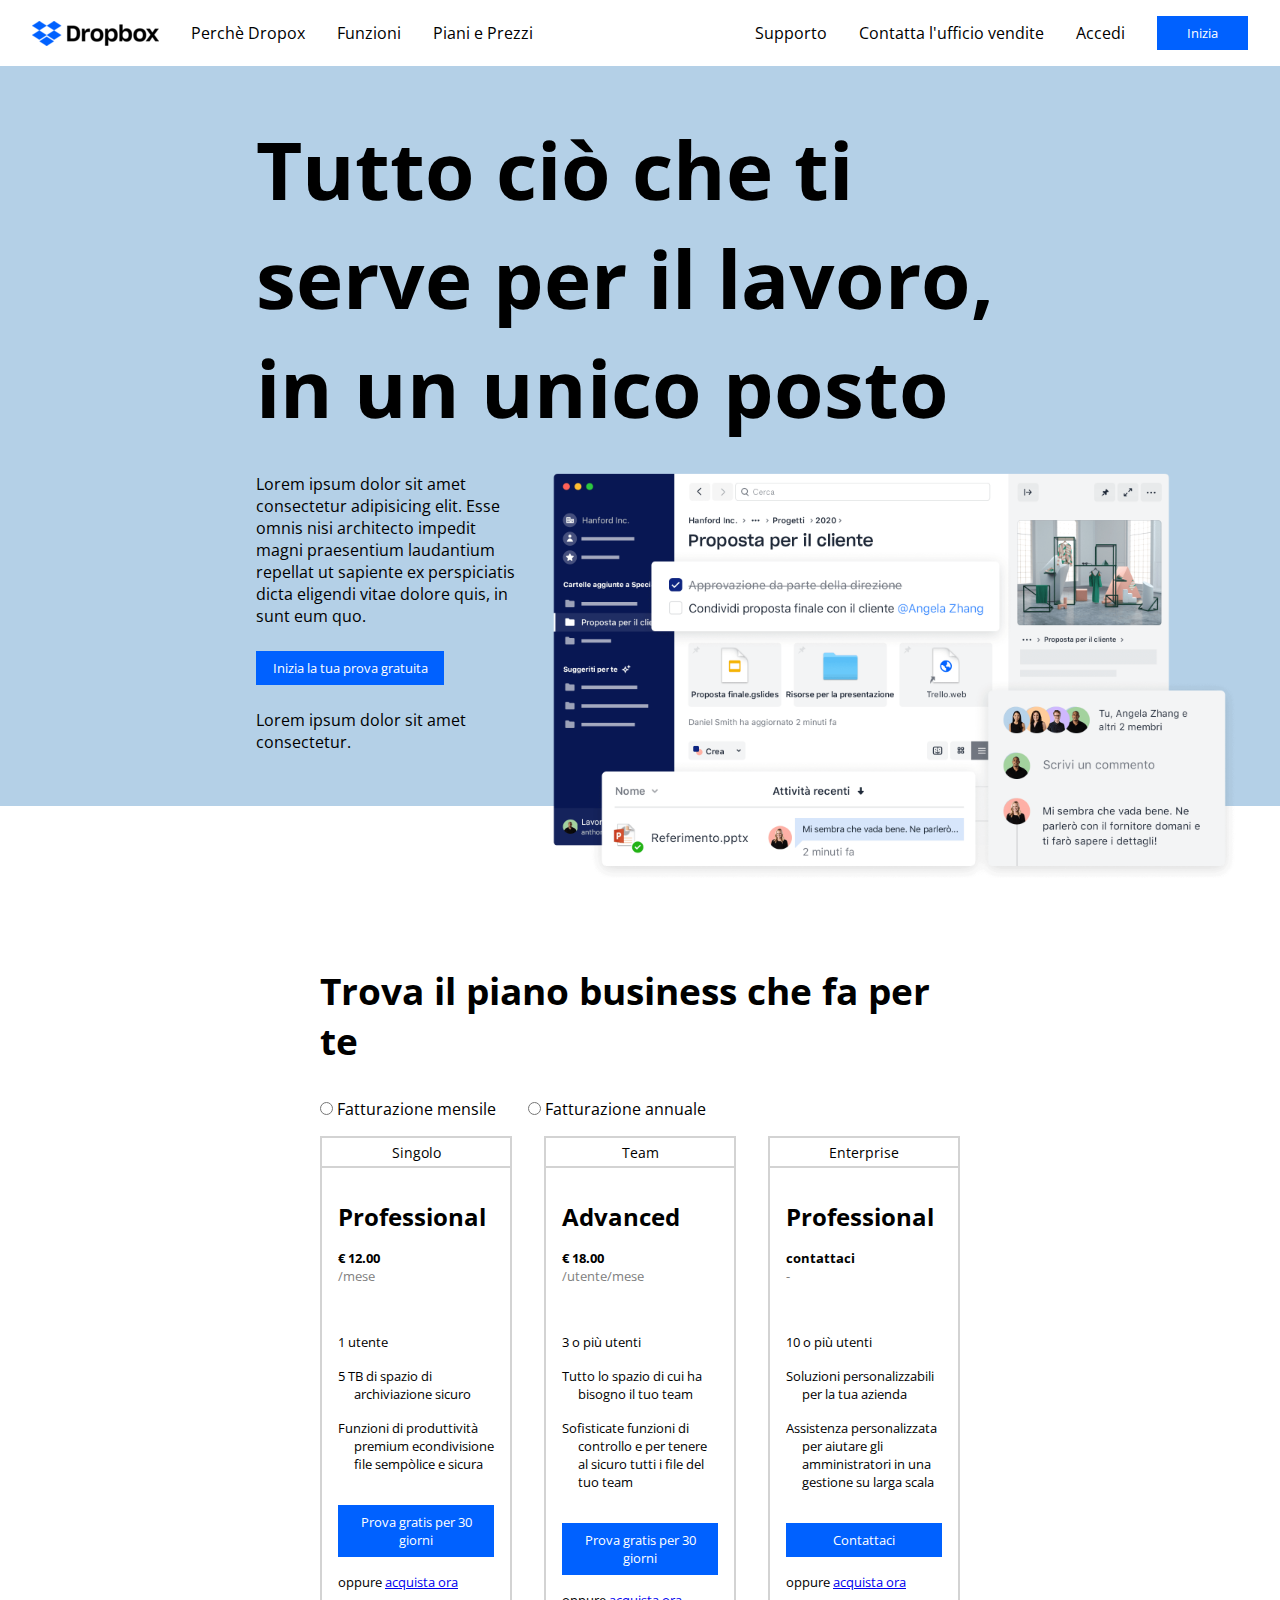
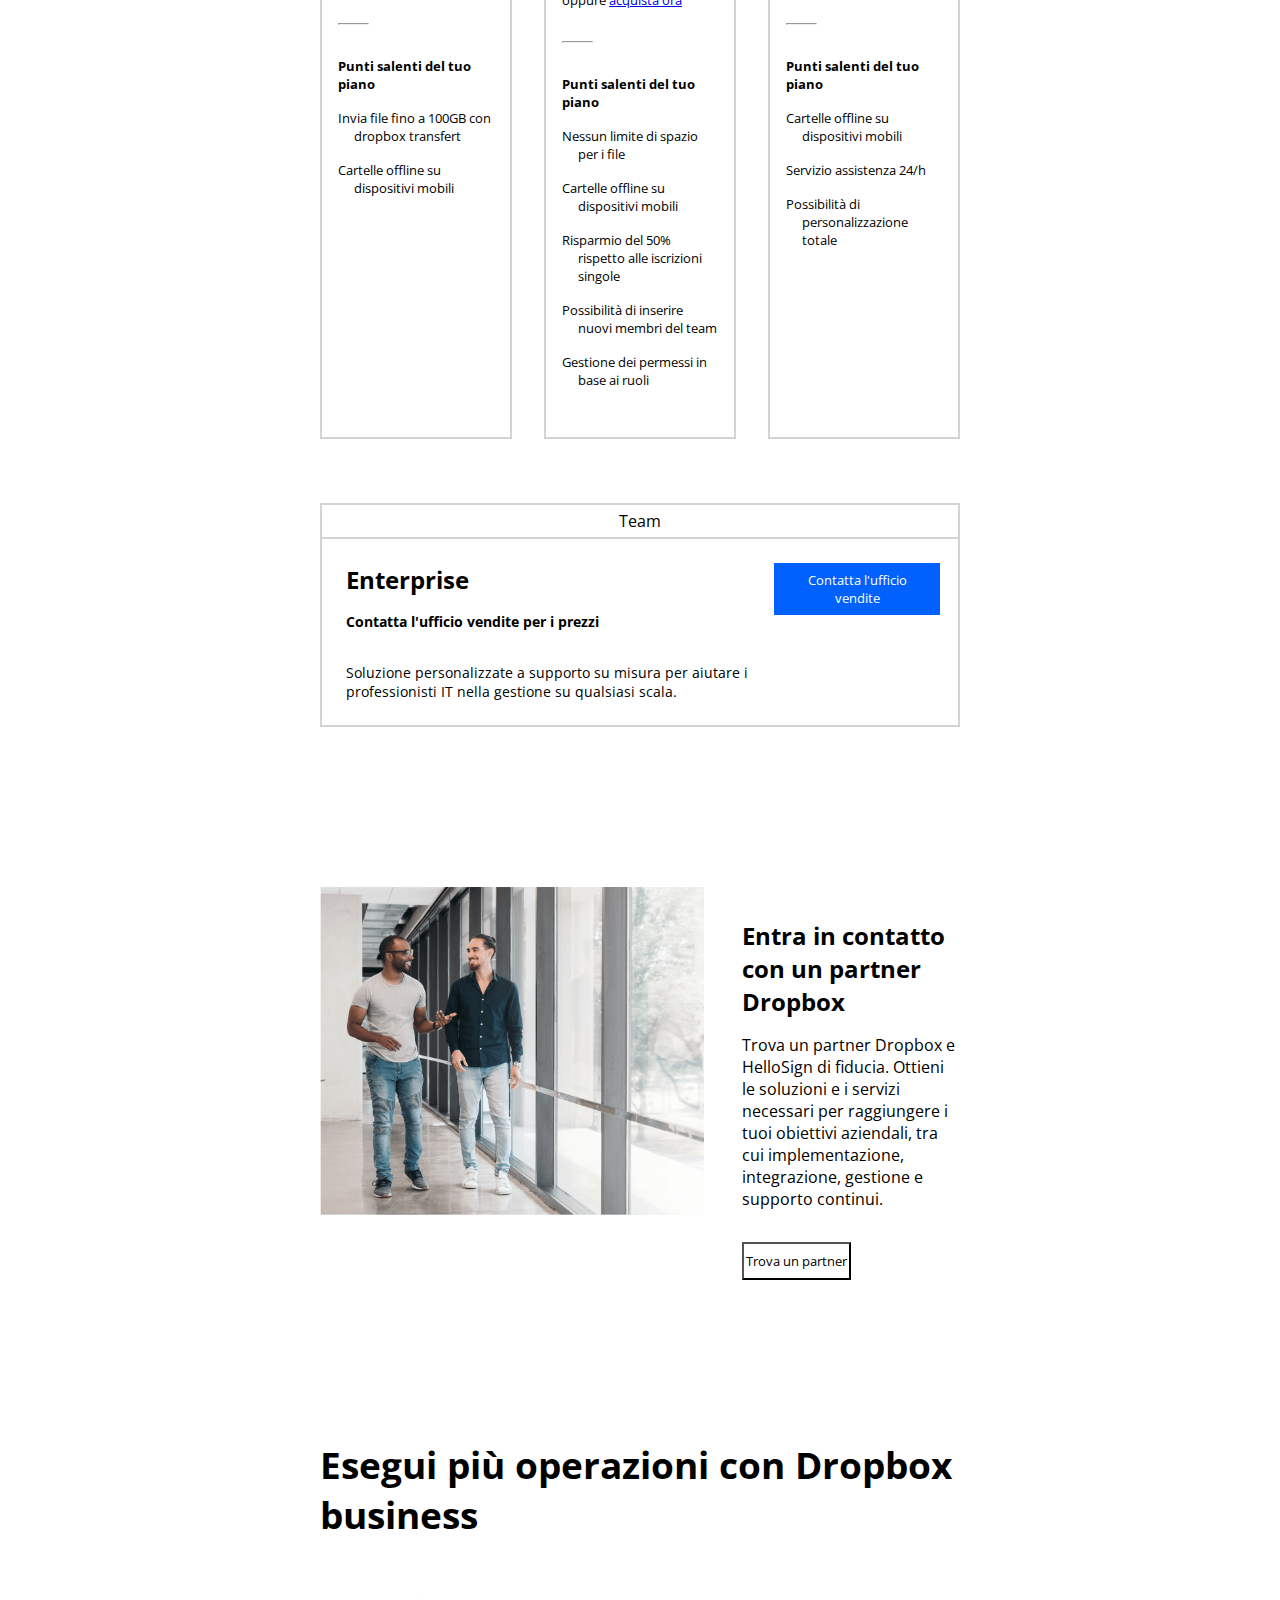
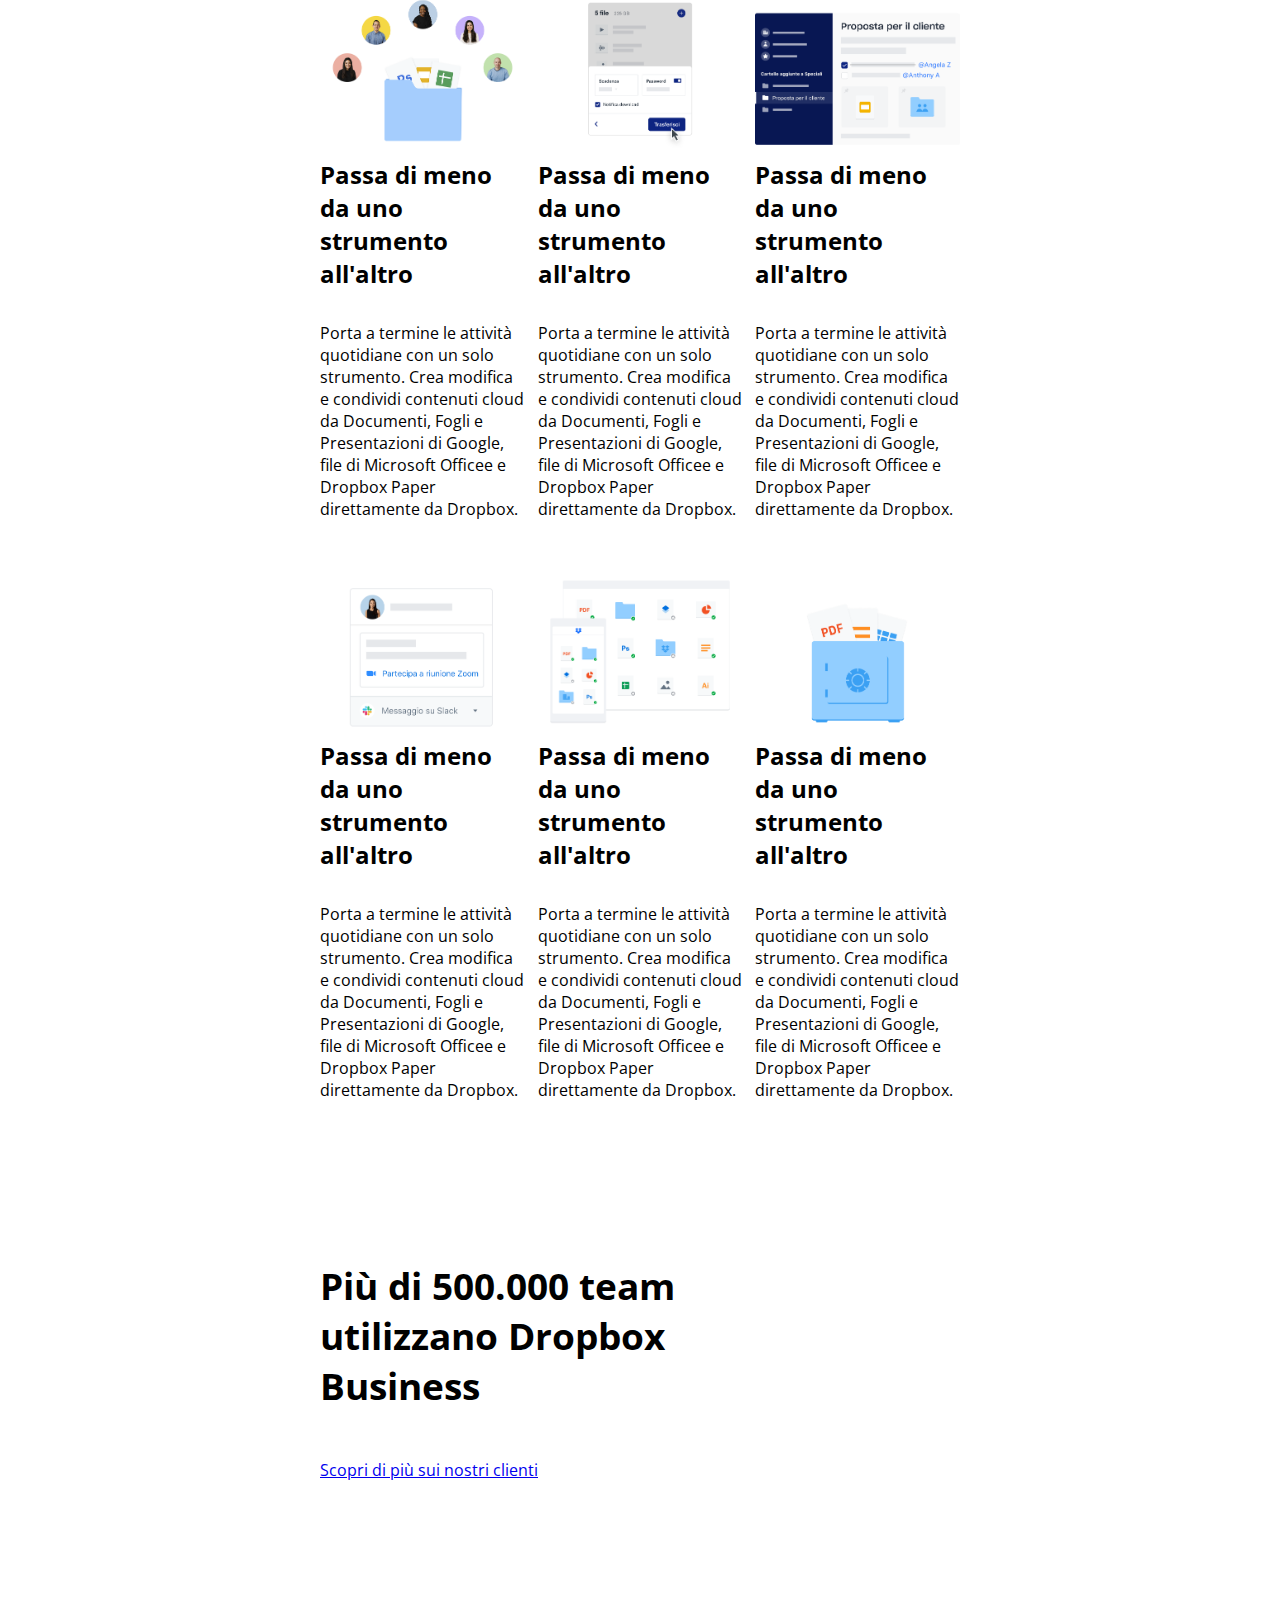
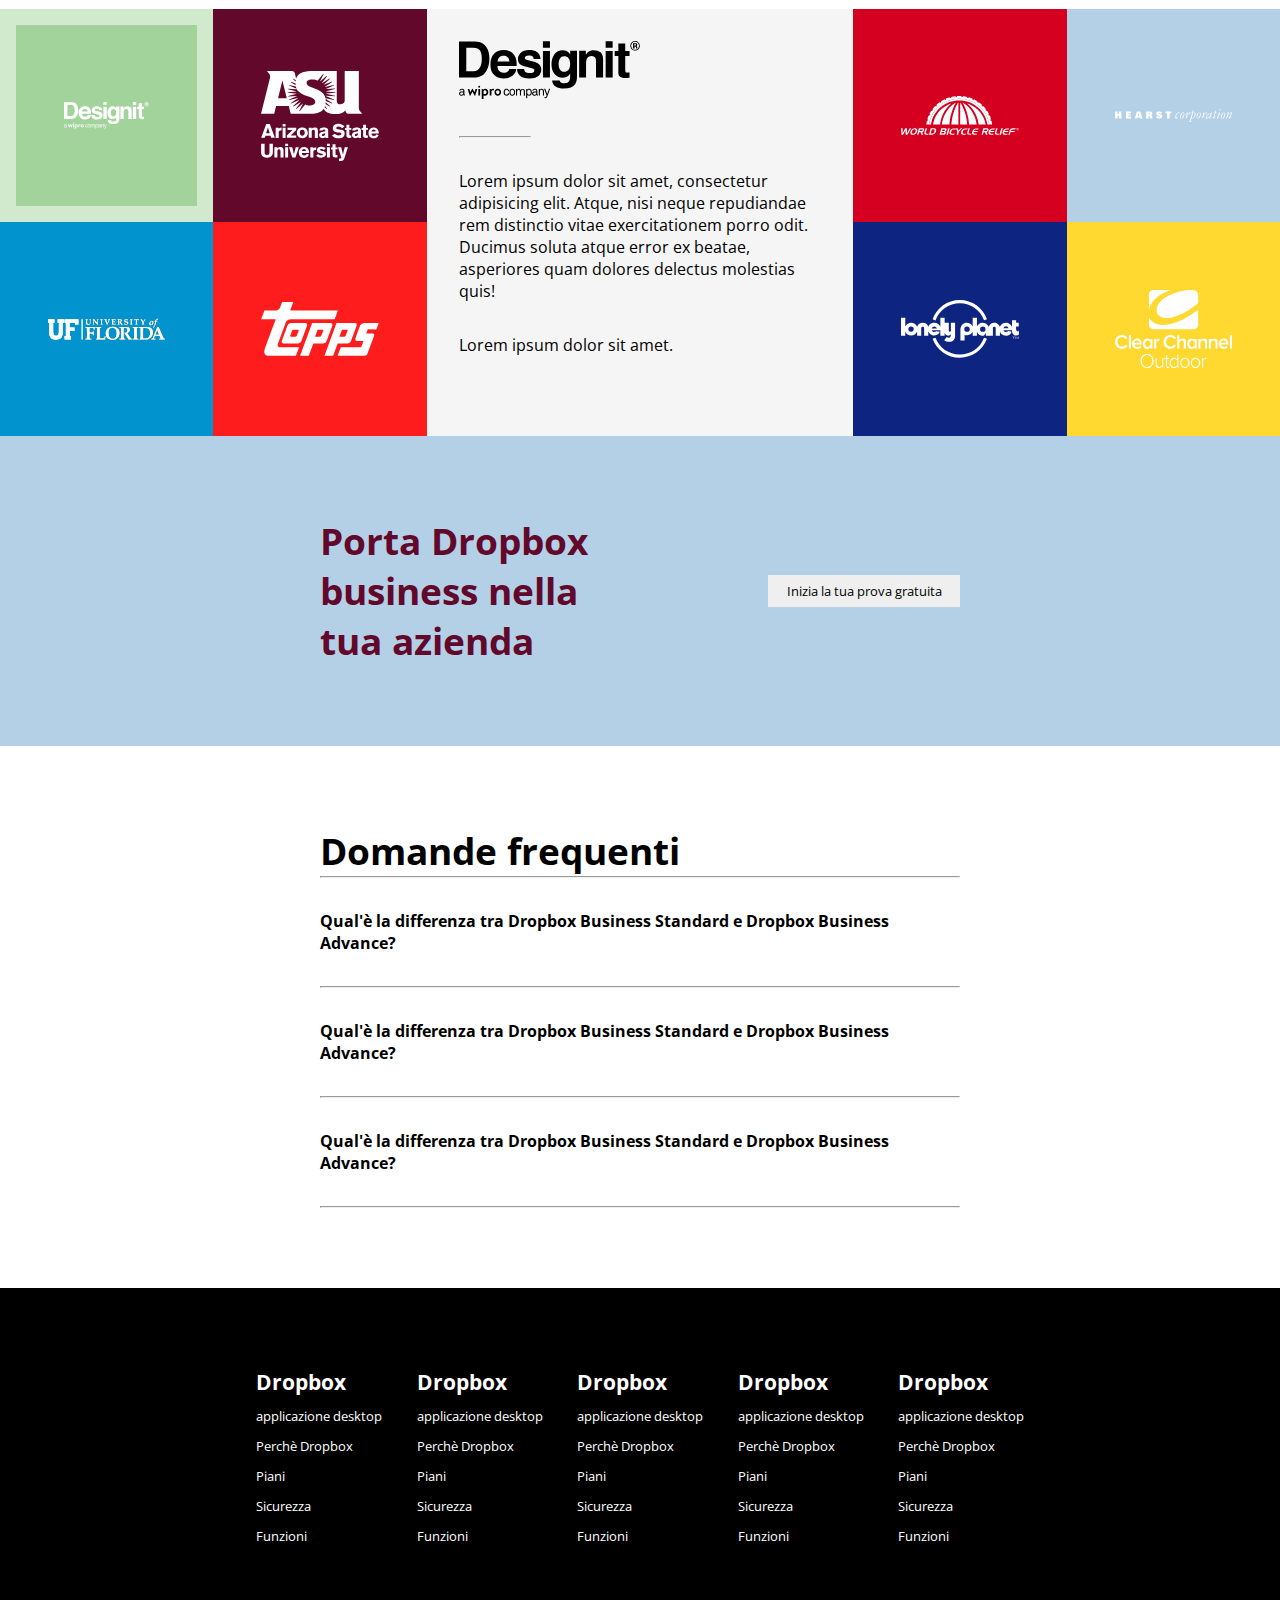
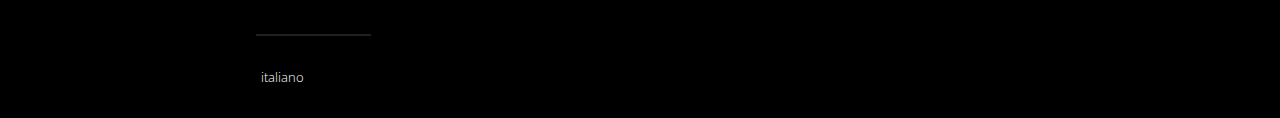
<file: index.html>
<!DOCTYPE html>
<html lang="en">

<head>
    <meta charset="UTF-8">
    <meta name="viewport" content="width=device-width, initial-scale=1.0">
    <title>Drop-Box</title>
    <link rel="preconnect" href="https://fonts.googleapis.com">
    <link rel="preconnect" href="https://fonts.gstatic.com" crossorigin>
    <link href="https://fonts.googleapis.com/css2?family=Open+Sans:ital,wght@0,300..800;1,300..800&display=swap"
        rel="stylesheet">
    <link rel="stylesheet" href="https://cdnjs.cloudflare.com/ajax/libs/font-awesome/6.5.1/css/all.min.css"
        integrity="sha512-DTOQO9RWCH3ppGqcWaEA1BIZOC6xxalwEsw9c2QQeAIftl+Vegovlnee1c9QX4TctnWMn13TZye+giMm8e2LwA=="
        crossorigin="anonymous" referrerpolicy="no-referrer" />
    <link rel="stylesheet" href="./assets/css/style.css">
</head>

<body>

    <header class="site_header">

        <nav>
            <div class="big_container">
                <div class="nav-left">
                    <img src="./assets/img/logo-small.png" alt="">
                    <ul>
                        <li><a href="">Perchè Dropox</a></li>
                        <li><a href="">Funzioni</a></li>
                        <li><a href="">Piani e Prezzi</a></li>
                    </ul>
                </div>
                <div class="nav-right">
                    <ul>
                        <li><a href="">Supporto</a></li>
                        <li><a href="">Contatta l'ufficio vendite</a></li>
                        <li><a href="">Accedi</a></li>
                    </ul>
                    <button class="blue-button">Inizia</button>
                </div>
            </div>
        </nav>

    </header>
    <!-- /.site_header -->

    <main class="site_main">

        <section class="jumbotron">
            <div class="medium_container">
                <h1>Tutto ciò che ti serve per il lavoro, in un unico posto</h1>
                <div class="d-flex">
                    <div class="jumbo-left d-flex">
                        <p>Lorem ipsum dolor sit amet consectetur adipisicing elit. Esse omnis nisi architecto impedit
                            magni praesentium laudantium repellat ut sapiente ex perspiciatis dicta eligendi vitae
                            dolore quis, in sunt eum quo.</p>
                        <button class="blue-button">Inizia la tua prova gratuita</button>
                        <p>Lorem ipsum dolor sit amet consectetur.</p>
                        <i class="fa-solid fa-arrow-down"></i>
                    </div>
                    <div class="jumbo-right">
                        <img src="./assets/img/jumbo.png" alt="">
                    </div>
                </div>
            </div>

        </section>
        <!-- /.jumbotron -->

        <section class="plans">
            <div class="small_container">
                <h2>Trova il piano business che fa per te</h2>
                <div class="choices d-flex">
                    <span><input type="radio" id="" name=""> Fatturazione mensile</span>
                    <span><input type="radio" id="" name=""> Fatturazione annuale</span>
                </div>
                <div class="plans-cards">
                    <div class="col-4">
                        <div class="plan-name"><i class="fa-solid fa-user"></i> Singolo</div>
                        <div class="card">
                            <h3>Professional</h3>
                            <strong>&euro; 12.00</strong>
                            <div class="month">/mese</div>
                            <div class="list-card">
                                <div><i class="fa-solid fa-user"></i> 1 utente</div>
                                <div><i class="fa-solid fa-folder"></i> 5 TB di spazio di archiviazione sicuro</div>
                                <div><i class="fa-solid fa-share-nodes"></i> Funzioni di produttività premium
                                    econdivisione file sempòlice e sicura</div>
                            </div>
                            <button class="blue-button">Prova gratis per 30 giorni</button>
                            <div>oppure <a href="#">acquista ora</a></div>
                            <hr>
                            <strong>Punti salenti del tuo piano</strong>
                            <div class="list-card">
                                <div><i class="fa-solid fa-check"></i> Invia file fino a 100GB con dropbox transfert
                                </div>
                                <div><i class="fa-solid fa-check"></i> Cartelle offline su dispositivi mobili</div>
                            </div>
                        </div>
                    </div>
                    <div class="col-4">
                        <div class="plan-name"><i class="fa-solid fa-people-group"></i> Team</div>
                        <div class="card">
                            <h3>Advanced</h3>
                            <strong>&euro; 18.00</strong>
                            <div class="month">/utente/mese</div>
                            <div class="list-card">
                                <div><i class="fa-solid fa-people-group"></i> 3 o più utenti</div>
                                <div><i class="fa-solid fa-folder"></i> Tutto lo spazio di cui ha bisogno il tuo team
                                </div>
                                <div><i class="fa-solid fa-share-nodes"></i> Sofisticate funzioni di controllo e per
                                    tenere al sicuro tutti i file del tuo team</div>
                            </div>
                            <button class="blue-button">Prova gratis per 30 giorni</button>
                            <div>oppure <a href="#">acquista ora</a></div>
                            <hr>
                            <strong>Punti salenti del tuo piano</strong>
                            <div class="list-card">
                                <div><i class="fa-solid fa-check"></i> Nessun limite di spazio per i file</div>
                                <div><i class="fa-solid fa-check"></i> Cartelle offline su dispositivi mobili</div>
                                <div><i class="fa-solid fa-check"></i> Risparmio del 50% rispetto alle iscrizioni
                                    singole</div>
                                <div><i class="fa-solid fa-check"></i> Possibilità di inserire nuovi membri del team
                                </div>
                                <div><i class="fa-solid fa-check"></i> Gestione dei permessi in base ai ruoli</div>
                            </div>
                        </div>
                    </div>
                    <div class="col-4">
                        <div class="plan-name"><i class="fa-solid fa-building"></i> Enterprise</div>
                        <div class="card">
                            <h3>Professional</h3>
                            <strong>contattaci</strong>
                            <div class="month">-</div>
                            <div class="list-card">
                                <div><i class="fa-solid fa-user"></i> 10 o più utenti</div>
                                <div><i class="fa-solid fa-folder"></i> Soluzioni personalizzabili per la tua azienda
                                </div>
                                <div><i class="fa-solid fa-share-nodes"></i> Assistenza personalizzata per aiutare gli
                                    amministratori in una gestione su larga scala</div>
                            </div>
                            <button class="blue-button">Contattaci</button>
                            <div>oppure <a href="#">acquista ora</a></div>
                            <hr>
                            <strong>Punti salenti del tuo piano</strong>
                            <div class="list-card">
                                <div><i class="fa-solid fa-check"></i> Cartelle offline su dispositivi mobili</div>
                                <div><i class="fa-solid fa-check"></i> Servizio assistenza 24/h</div>
                                <div><i class="fa-solid fa-check"></i> Possibilità di personalizzazione totale</div>
                            </div>
                        </div>
                    </div>
                </div>
            </div>
        </section>
        <!-- /.plans -->

        <section class="enterprise">
            <div class="small_container">
                <div class="plan-name"><i class="fa-solid fa-building"></i> Team</div>
                <div class="d-flex">
                    <div class="enterprise-left">
                        <h3>Enterprise</h3>
                        <strong>Contatta l'ufficio vendite per i prezzi</strong>
                        <p>Soluzione personalizzate a supporto su misura per aiutare i professionisti IT nella gestione
                            su qualsiasi scala.</p>
                    </div>
                    <div class="enterprise-right">
                        <button class="blue-button">Contatta l'ufficio vendite</button>
                    </div>
                </div>
            </div>
        </section>
        <!-- /.enterprise -->

        <section class="partner">
            <div class="small_container d-flex">
                <div class="left_partner">
                    <img src="./assets/img/partner.png" alt="">
                </div>
                <div class="right_partner">
                    <h3>Entra in contatto con un partner Dropbox</h3>
                    <p>Trova un partner Dropbox e HelloSign di fiducia. Ottieni le soluzioni e i servizi necessari per
                        raggiungere i tuoi obiettivi aziendali, tra cui implementazione, integrazione, gestione e
                        supporto continui.</p>
                    <button>Trova un partner</button>
                </div>
            </div>
        </section>
        <!-- /.partner -->

        <section class="business">
            <div class="small_container">
                <h2>Esegui più operazioni con Dropbox business</h2>
                <div class="d-flex">
                    <div class="col-4">
                        <img src="./assets/img/business-feature-switching-tools.png" alt="">
                        <h3>Passa di meno da uno strumento all'altro</h3>
                        <p>Porta a termine le attività quotidiane con un solo strumento. Crea modifica e condividi
                            contenuti cloud da Documenti, Fogli e Presentazioni di Google, file di Microsoft Officee e
                            Dropbox Paper direttamente da Dropbox.</p>
                    </div>
                    <div class="col-4">
                        <img src="./assets/img/business-feature-send-files-it.png" alt="">
                        <h3>Passa di meno da uno strumento all'altro</h3>
                        <p>Porta a termine le attività quotidiane con un solo strumento. Crea modifica e condividi
                            contenuti cloud da Documenti, Fogli e Presentazioni di Google, file di Microsoft Officee e
                            Dropbox Paper direttamente da Dropbox.</p>
                    </div>
                    <div class="col-4">
                        <img src="./assets/img/business-feature-coordinate-it.png" alt="">
                        <h3>Passa di meno da uno strumento all'altro</h3>
                        <p>Porta a termine le attività quotidiane con un solo strumento. Crea modifica e condividi
                            contenuti cloud da Documenti, Fogli e Presentazioni di Google, file di Microsoft Officee e
                            Dropbox Paper direttamente da Dropbox.</p>
                    </div>
                    <div class="col-4">
                        <img src="./assets/img/business-feature-integrations-it.png" alt="">
                        <h3>Passa di meno da uno strumento all'altro</h3>
                        <p>Porta a termine le attività quotidiane con un solo strumento. Crea modifica e condividi
                            contenuti cloud da Documenti, Fogli e Presentazioni di Google, file di Microsoft Officee e
                            Dropbox Paper direttamente da Dropbox.</p>
                    </div>
                    <div class="col-4">
                        <img src="./assets/img/business-feature-multi-device.png" alt="">
                        <h3>Passa di meno da uno strumento all'altro</h3>
                        <p>Porta a termine le attività quotidiane con un solo strumento. Crea modifica e condividi
                            contenuti cloud da Documenti, Fogli e Presentazioni di Google, file di Microsoft Officee e
                            Dropbox Paper direttamente da Dropbox.</p>
                    </div>
                    <div class="col-4">
                        <img src="./assets/img/business-feature-security.png" alt="">
                        <h3>Passa di meno da uno strumento all'altro</h3>
                        <p>Porta a termine le attività quotidiane con un solo strumento. Crea modifica e condividi
                            contenuti cloud da Documenti, Fogli e Presentazioni di Google, file di Microsoft Officee e
                            Dropbox Paper direttamente da Dropbox.</p>
                    </div>
                </div>
            </div>
        </section>
        <!-- /.business -->

        <section class="team ">
            <div class="small_container">
                <h2>Più di 500.000 team utilizzano Dropbox Business</h2>
                <a href="#">Scopri di più sui nostri clienti</a>
            </div>
            <div class="team_block">
                <div class="small_square">
                    <div class="designit-small">
                        <img src="./assets/img/designit.svg" alt="">
                    </div>
                    <div class="asu">
                        <img src="./assets/img/arizona_state_university.svg" alt="">
                    </div>
                    <div class="uf">
                        <img src="./assets/img/university_of_florida.svg" alt="">
                    </div>
                    <div class="topps">
                        <img src="./assets/img/topps.svg" alt="">
                    </div>
                </div>
                <div class="designit">
                    <img src="./assets/img/designit.svg" alt="">
                    <hr>
                    <p>Lorem ipsum dolor sit amet, consectetur adipisicing elit. Atque, nisi neque repudiandae rem
                        distinctio vitae exercitationem porro odit. Ducimus soluta atque error ex beatae, asperiores
                        quam dolores delectus molestias quis!</p>
                    <p>Lorem ipsum dolor sit amet.</p>
                </div>
                <div class="small_square">
                    <div class="bicycle">
                        <img src="./assets/img/world_bicycle_relief.svg" alt="">
                    </div>
                    <div class="hearst">
                        <img src="./assets/img/hearst_corp.svg" alt="">
                    </div>
                    <div class="lonely-planet">
                        <img src="./assets/img/lonely_planet.svg" alt="">
                    </div>
                    <div class="clear-channel">
                        <img src="./assets/img/clear_channel.svg" alt="">
                    </div>
                </div>
            </div>
        </section>
        <!-- /.team -->

        <section class="free-trial">
            <div class="small_container">
                <h2>Porta Dropbox business nella tua azienda</h2>
                <button>Inizia la tua prova gratuita</button>
            </div>
        </section>
        <!-- /.free-trial -->

        <section class="faq">
            <div class="small_container">
                <h2>Domande frequenti</h2>
                <hr>
                <div class="ask">
                    <div>Qual'è la differenza tra Dropbox Business Standard e Dropbox Business Advance?</div>
                    <div class="arrow"><i class="fa-solid fa-chevron-down"></i></div>
                </div>
                <hr>
                <div class="ask">
                    <div>Qual'è la differenza tra Dropbox Business Standard e Dropbox Business Advance?</div>
                    <div class="arrow"><i class="fa-solid fa-chevron-down"></i></div>
                </div>
                <hr>
                <div class="ask">
                    <div>Qual'è la differenza tra Dropbox Business Standard e Dropbox Business Advance?</div>
                    <div class="arrow"><i class="fa-solid fa-chevron-down"></i></div>
                </div>
                <hr>
            </div>
        </section>
        <!-- /.faq -->

    </main>
    <!-- /.site_main -->

    <footer class="site_footer ">
        <div class="medium_container">
            <div class="top-footer">
                <ul>
                    <li><a class="title" href="#">Dropbox</a></li>
                    <li><a href="#">applicazione desktop</a></li>
                    <li><a href="#">Perchè Dropbox</a></li>
                    <li><a href="#">Piani</a></li>
                    <li><a href="#">Sicurezza</a></li>
                    <li><a href="#">Funzioni</a></li>
                </ul>
                <ul>
                    <li><a class="title" href="#">Dropbox</a></li>
                    <li><a href="#">applicazione desktop</a></li>
                    <li><a href="#">Perchè Dropbox</a></li>
                    <li><a href="#">Piani</a></li>
                    <li><a href="#">Sicurezza</a></li>
                    <li><a href="#">Funzioni</a></li>
                </ul>
                <ul>
                    <li><a class="title" href="#">Dropbox</a></li>
                    <li><a href="#">applicazione desktop</a></li>
                    <li><a href="#">Perchè Dropbox</a></li>
                    <li><a href="#">Piani</a></li>
                    <li><a href="#">Sicurezza</a></li>
                    <li><a href="#">Funzioni</a></li>
                </ul>
                <ul>
                    <li><a class="title" href="#">Dropbox</a></li>
                    <li><a href="#">applicazione desktop</a></li>
                    <li><a href="#">Perchè Dropbox</a></li>
                    <li><a href="#">Piani</a></li>
                    <li><a href="#">Sicurezza</a></li>
                    <li><a href="#">Funzioni</a></li>
                </ul>
                <ul>
                    <li><a class="title" href="#">Dropbox</a></li>
                    <li><a href="#">applicazione desktop</a></li>
                    <li><a href="#">Perchè Dropbox</a></li>
                    <li><a href="#">Piani</a></li>
                    <li><a href="#">Sicurezza</a></li>
                    <li><a href="#">Funzioni</a></li>
                </ul>
            </div>
            <hr>
            <div class="bottom-footer">
                <i class="fa-solid fa-earth-americas"></i>italiano<i class="fa-solid fa-angle-up"></i>
            </div>
        </div>
    </footer>
    <!-- /.site_footer -->

</body>

</html>
</file>
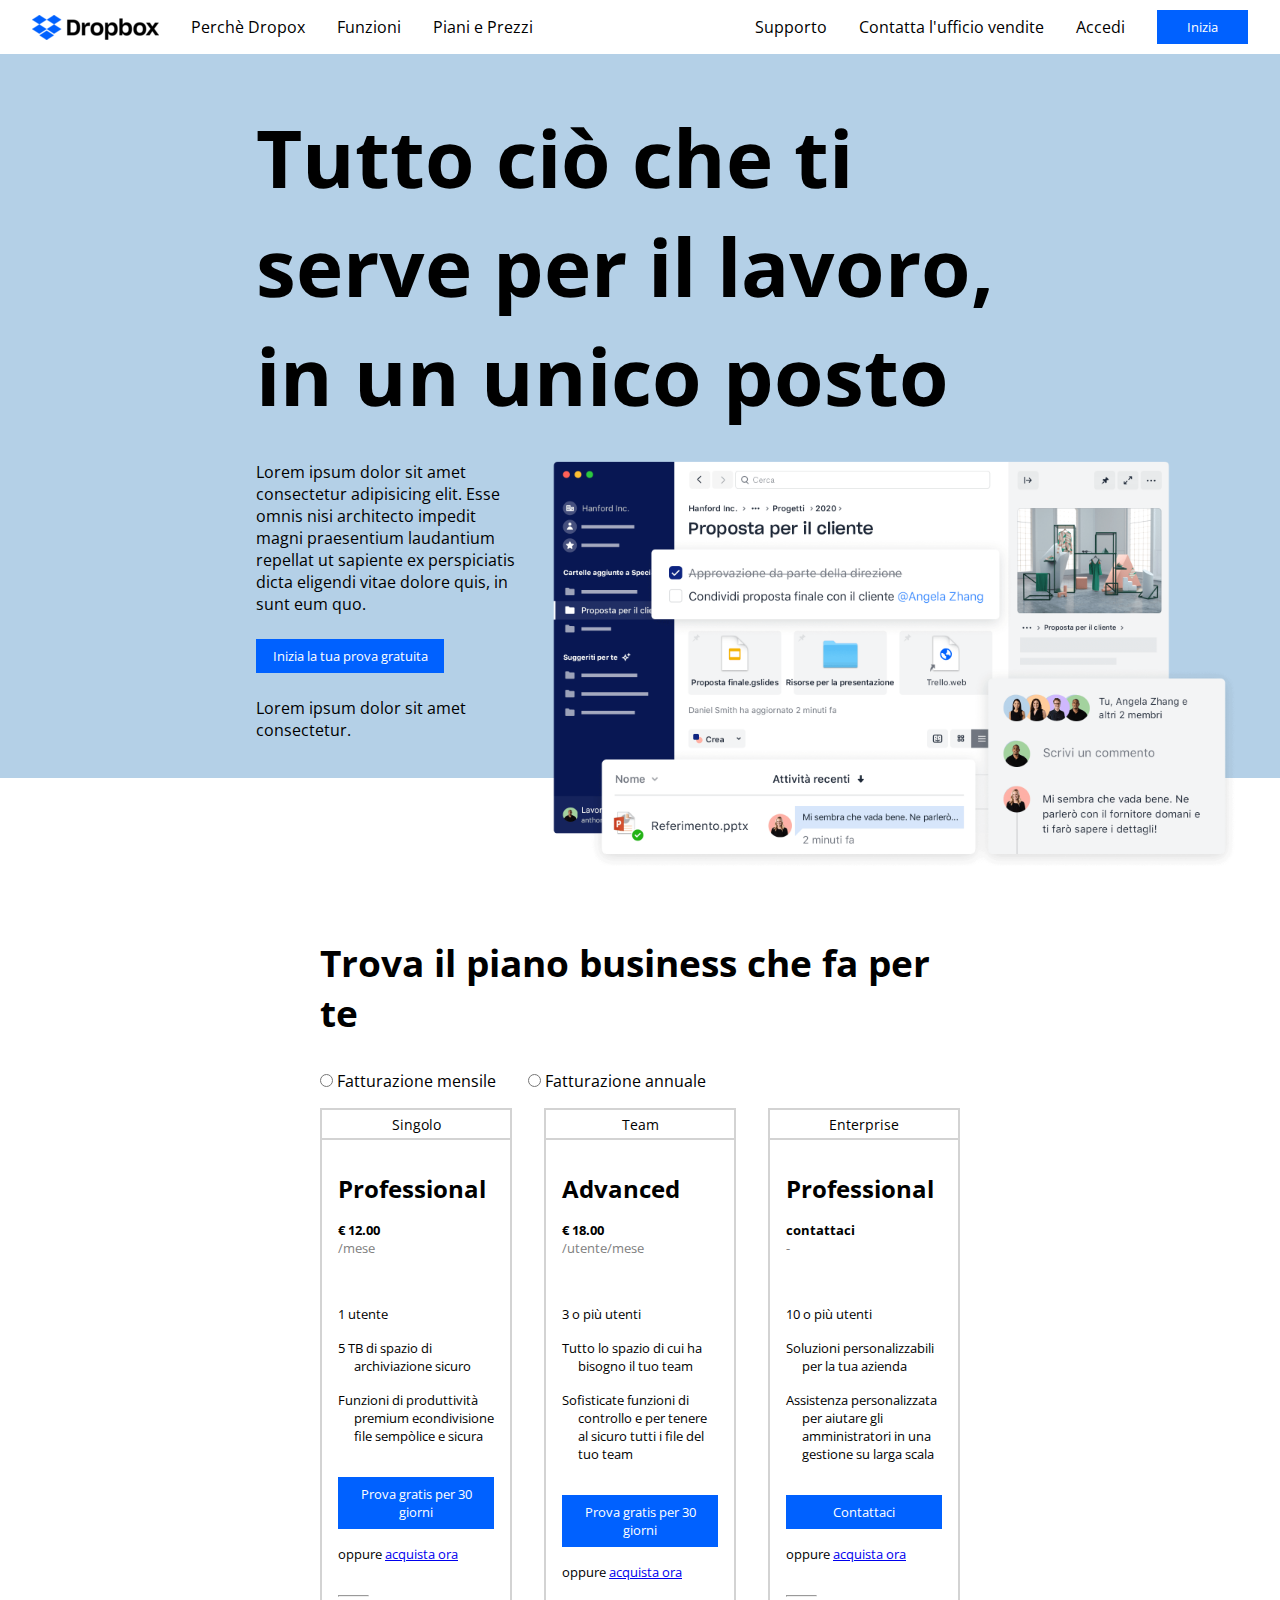
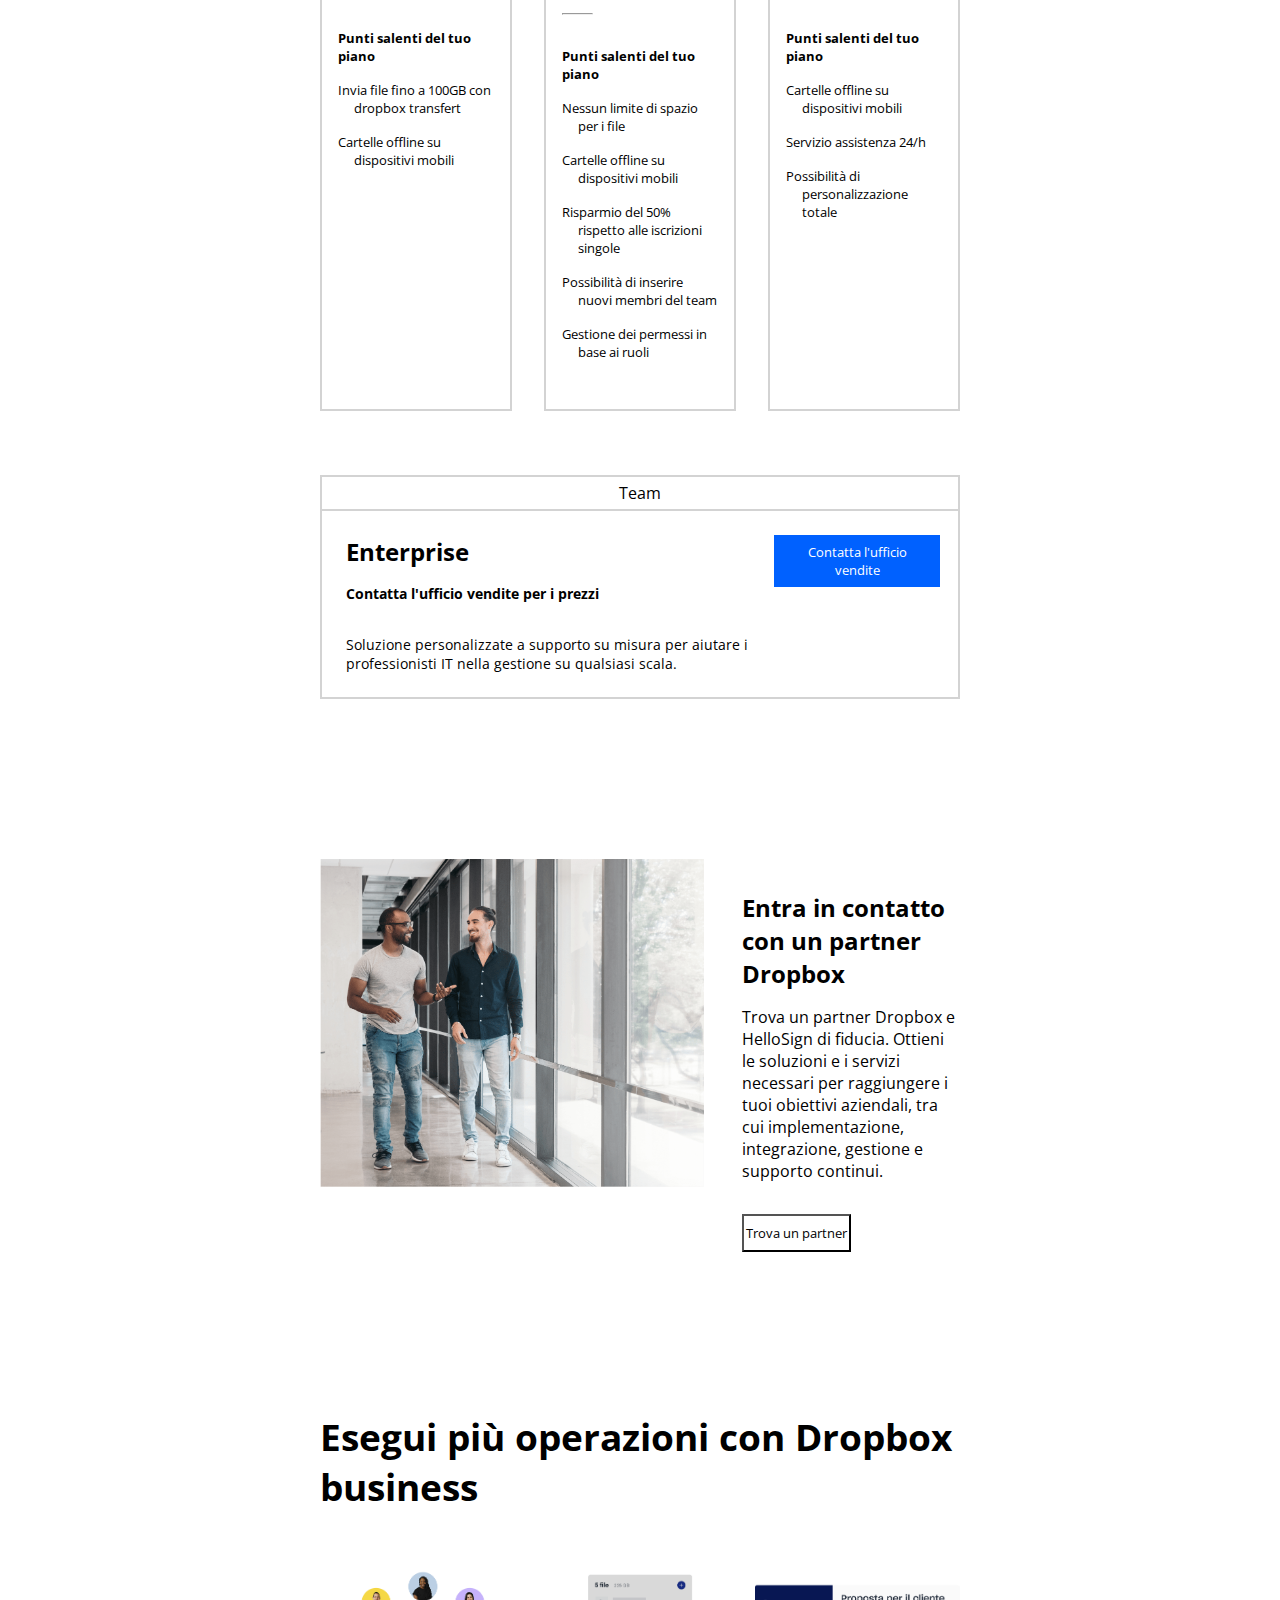
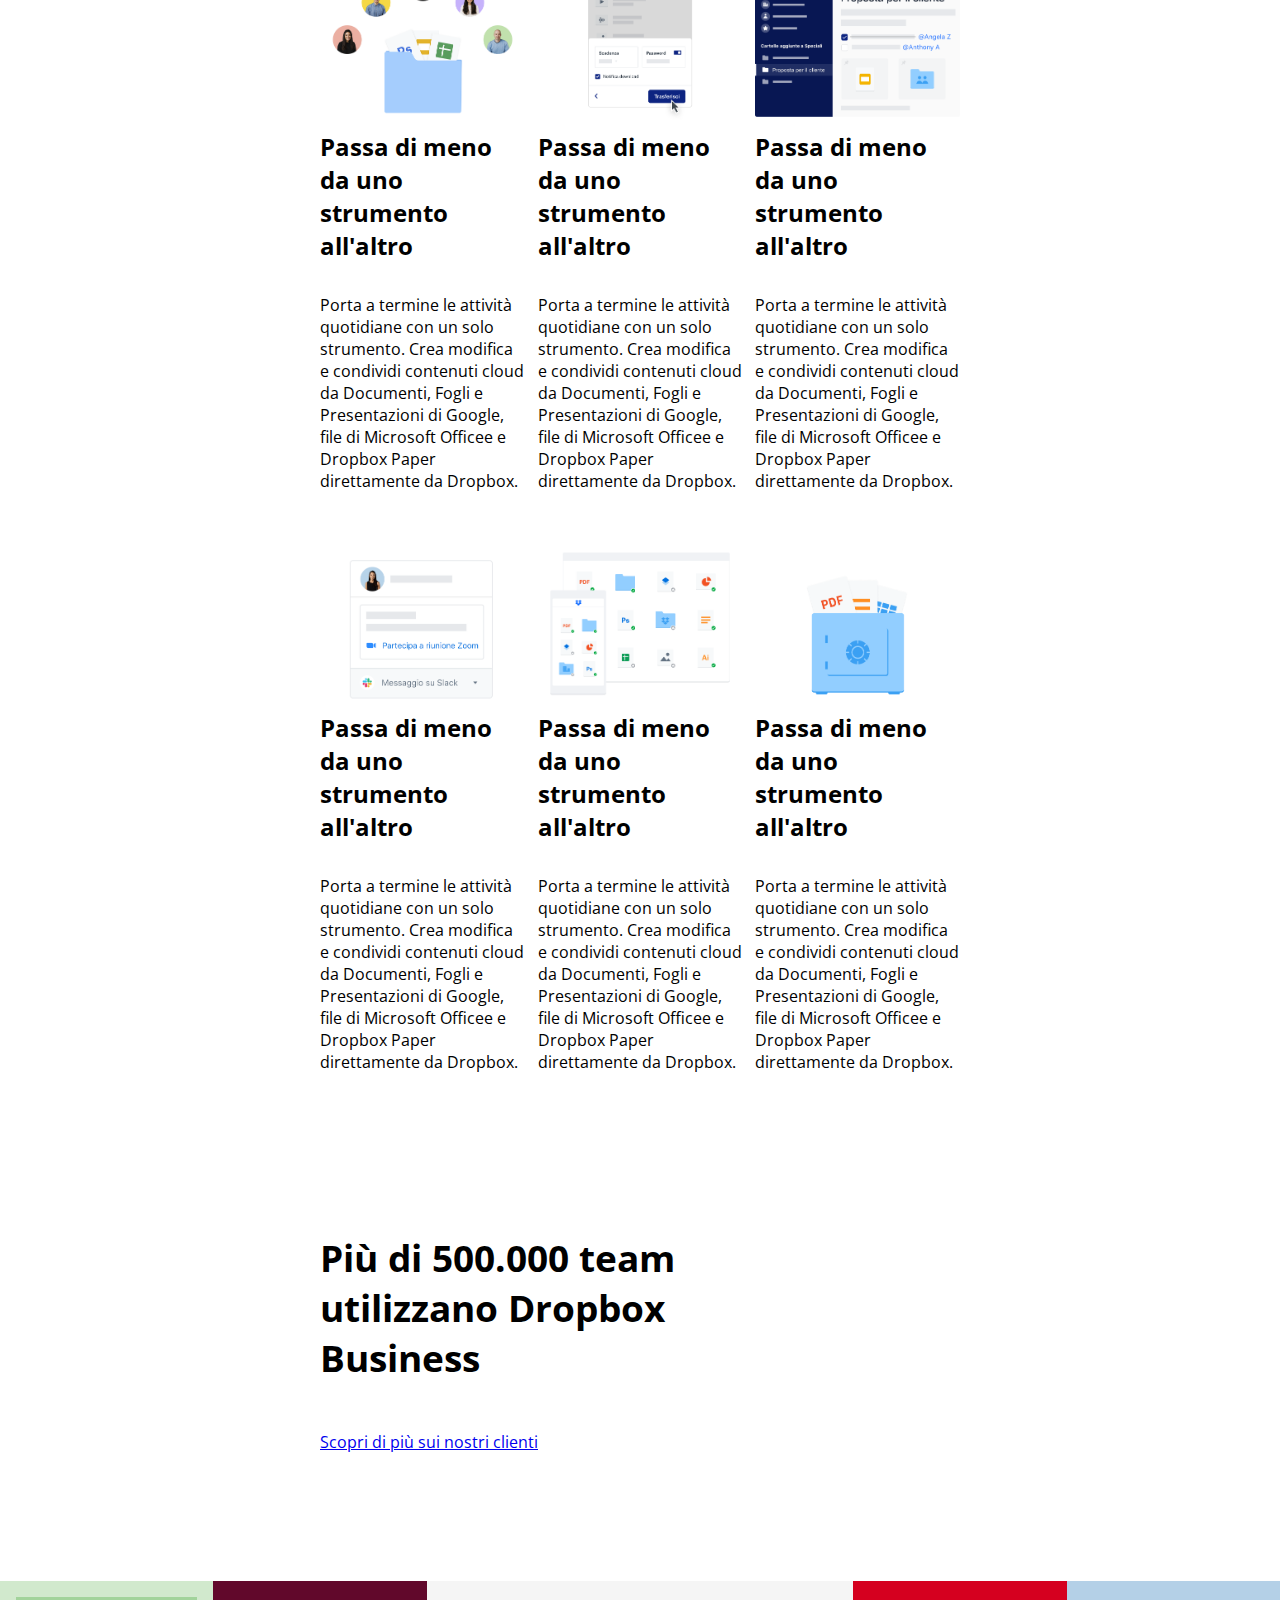
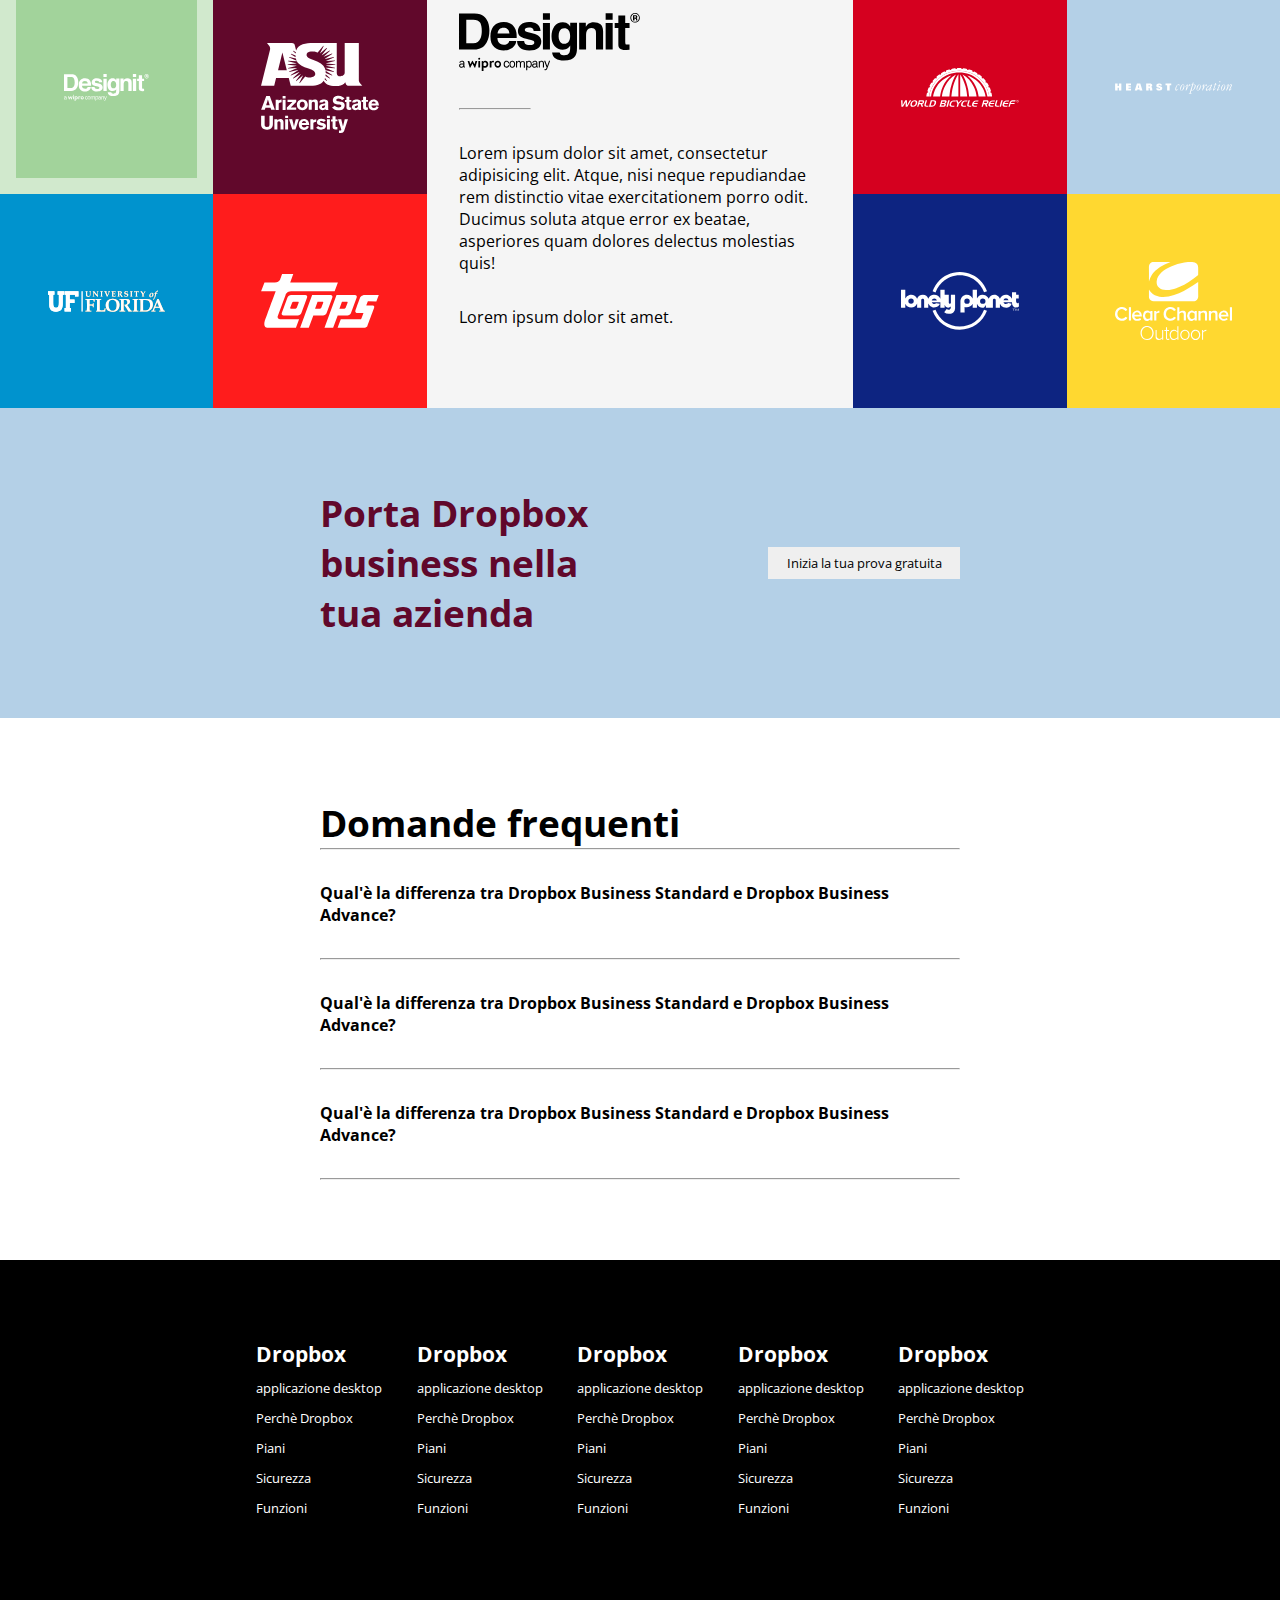
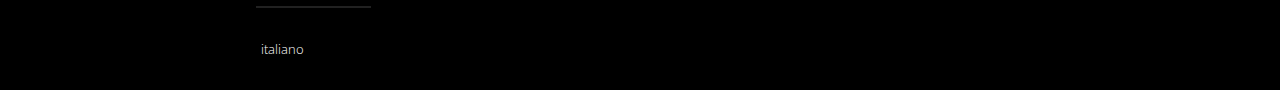
<file: bonus/index.html>
<!DOCTYPE html>
<html lang="en">

<head>
    <meta charset="UTF-8">
    <meta name="viewport" content="width=device-width, initial-scale=1.0">
    <title>Drop-Box bonus</title>
    <link rel="preconnect" href="https://fonts.googleapis.com">
    <link rel="preconnect" href="https://fonts.gstatic.com" crossorigin>
    <link href="https://fonts.googleapis.com/css2?family=Open+Sans:ital,wght@0,300..800;1,300..800&display=swap"
        rel="stylesheet">
    <link rel="stylesheet" href="https://cdnjs.cloudflare.com/ajax/libs/font-awesome/6.5.1/css/all.min.css"
        integrity="sha512-DTOQO9RWCH3ppGqcWaEA1BIZOC6xxalwEsw9c2QQeAIftl+Vegovlnee1c9QX4TctnWMn13TZye+giMm8e2LwA=="
        crossorigin="anonymous" referrerpolicy="no-referrer" />
    <link rel="stylesheet" href="./assets/css/style.css">
</head>

<body>

    <header class="site_header">

        <nav>
            <div class="big_container">
                <div class="nav-left">
                    <img src="./assets/img/logo-small.png" alt="">
                    <ul>
                        <div class="dropdown">
                            <li><a class="drop-a" href="">Perchè Dropox</a></li>
                            <div class="dropdown-content">
                                <a href="#">lorem</a>
                                <a href="#">lorem</a>
                                <a href="#">lorem</a>
                            </div>
                        </div>
                        <div class="dropdown">
                            <li><a href="">Funzioni</a></li>
                            <div class="dropdown-content">
                                <a href="#partner">Partner</a>
                                <a href="#business">Business</a>
                                <a href="#">lorem</a>
                                <a href="#">lorem</a>
                                <a href="#">lorem</a>
                            </div>
                        </div>
                        <li><a href="#plans">Piani e Prezzi</a></li>
                    </ul>
                </div>
                <div class="nav-right">
                    <ul>
                        <li><a href="#">Supporto</a></li>
                        <li><a href="#">Contatta l'ufficio vendite</a></li>
                        <li><a href="./assets/login.html">Accedi</a></li>
                    </ul>
                    <button class="blue-button"><a id="login" href="#">Inizia</a></button>
                </div>
            </div>
        </nav>

    </header>
    <!-- /.site_header -->

    <main class="site_main">

        <section class="jumbotron">
            <div class="medium_container">
                <h1>Tutto ciò che ti serve per il lavoro, in un unico posto</h1>
                <div class="d-flex">
                    <div class="jumbo-left d-flex">
                        <p>Lorem ipsum dolor sit amet consectetur adipisicing elit. Esse omnis nisi architecto impedit
                            magni praesentium laudantium repellat ut sapiente ex perspiciatis dicta eligendi vitae
                            dolore quis, in sunt eum quo.</p>
                        <button class="blue-button">Inizia la tua prova gratuita</button>
                        <p>Lorem ipsum dolor sit amet consectetur.</p>
                        <a href="#plans"><i class="fa-solid fa-arrow-down"></i></a>
                    </div>
                    <div class="jumbo-right">
                        <img src="./assets/img/jumbo.png" alt="">
                    </div>
                </div>
            </div>

        </section>
        <!-- /.jumbotron -->

        <section id="plans" class="plans">
            <div class="small_container">
                <h2>Trova il piano business che fa per te</h2>
                <div class="choices d-flex">
                    <span><input type="radio" id="" name=""> Fatturazione mensile</span>
                    <span><input type="radio" id="" name=""> Fatturazione annuale</span>
                </div>
                <div class="plans-cards">
                    <div class="col-4">
                        <div class="plan-name"><i class="fa-solid fa-user"></i> Singolo</div>
                        <div class="card">
                            <h3>Professional</h3>
                            <strong>&euro; 12.00</strong>
                            <div class="month">/mese</div>
                            <div class="list-card">
                                <div><i class="fa-solid fa-user"></i> 1 utente</div>
                                <div><i class="fa-solid fa-folder"></i> 5 TB di spazio di archiviazione sicuro</div>
                                <div><i class="fa-solid fa-share-nodes"></i> Funzioni di produttività premium
                                    econdivisione file sempòlice e sicura</div>
                            </div>
                            <button class="blue-button">Prova gratis per 30 giorni</button>
                            <div>oppure <a href="#">acquista ora</a></div>
                            <hr>
                            <strong>Punti salenti del tuo piano</strong>
                            <div class="list-card">
                                <div><i class="fa-solid fa-check"></i> Invia file fino a 100GB con dropbox transfert
                                </div>
                                <div><i class="fa-solid fa-check"></i> Cartelle offline su dispositivi mobili</div>
                            </div>
                        </div>
                    </div>
                    <div class="col-4">
                        <div class="plan-name"><i class="fa-solid fa-people-group"></i> Team</div>
                        <div class="card">
                            <h3>Advanced</h3>
                            <strong>&euro; 18.00</strong>
                            <div class="month">/utente/mese</div>
                            <div class="list-card">
                                <div><i class="fa-solid fa-people-group"></i> 3 o più utenti</div>
                                <div><i class="fa-solid fa-folder"></i> Tutto lo spazio di cui ha bisogno il tuo team
                                </div>
                                <div><i class="fa-solid fa-share-nodes"></i> Sofisticate funzioni di controllo e per
                                    tenere al sicuro tutti i file del tuo team</div>
                            </div>
                            <button class="blue-button">Prova gratis per 30 giorni</button>
                            <div>oppure <a href="#">acquista ora</a></div>
                            <hr>
                            <strong>Punti salenti del tuo piano</strong>
                            <div class="list-card">
                                <div><i class="fa-solid fa-check"></i> Nessun limite di spazio per i file</div>
                                <div><i class="fa-solid fa-check"></i> Cartelle offline su dispositivi mobili</div>
                                <div><i class="fa-solid fa-check"></i> Risparmio del 50% rispetto alle iscrizioni
                                    singole</div>
                                <div><i class="fa-solid fa-check"></i> Possibilità di inserire nuovi membri del team
                                </div>
                                <div><i class="fa-solid fa-check"></i> Gestione dei permessi in base ai ruoli</div>
                            </div>
                        </div>
                    </div>
                    <div class="col-4">
                        <div class="plan-name"><i class="fa-solid fa-building"></i> Enterprise</div>
                        <div class="card">
                            <h3>Professional</h3>
                            <strong>contattaci</strong>
                            <div class="month">-</div>
                            <div class="list-card">
                                <div><i class="fa-solid fa-user"></i> 10 o più utenti</div>
                                <div><i class="fa-solid fa-folder"></i> Soluzioni personalizzabili per la tua azienda
                                </div>
                                <div><i class="fa-solid fa-share-nodes"></i> Assistenza personalizzata per aiutare gli
                                    amministratori in una gestione su larga scala</div>
                            </div>
                            <button class="blue-button">Contattaci</button>
                            <div>oppure <a href="#">acquista ora</a></div>
                            <hr>
                            <strong>Punti salenti del tuo piano</strong>
                            <div class="list-card">
                                <div><i class="fa-solid fa-check"></i> Cartelle offline su dispositivi mobili</div>
                                <div><i class="fa-solid fa-check"></i> Servizio assistenza 24/h</div>
                                <div><i class="fa-solid fa-check"></i> Possibilità di personalizzazione totale</div>
                            </div>
                        </div>
                    </div>
                </div>
            </div>
        </section>
        <!-- /.plans -->

        <section class="enterprise">
            <div class="small_container">
                <div class="plan-name"><i class="fa-solid fa-building"></i> Team</div>
                <div class="d-flex">
                    <div class="enterprise-left">
                        <h3>Enterprise</h3>
                        <strong>Contatta l'ufficio vendite per i prezzi</strong>
                        <p>Soluzione personalizzate a supporto su misura per aiutare i professionisti IT nella gestione
                            su qualsiasi scala.</p>
                    </div>
                    <div class="enterprise-right">
                        <button class="blue-button">Contatta l'ufficio vendite</button>
                    </div>
                </div>
            </div>
        </section>
        <!-- /.enterprise -->

        <section id="partner" class="partner">
            <div class="small_container d-flex">
                <div class="left_partner">
                    <img src="./assets/img/partner.png" alt="">
                </div>
                <div class="right_partner">
                    <h3>Entra in contatto con un partner Dropbox</h3>
                    <p>Trova un partner Dropbox e HelloSign di fiducia. Ottieni le soluzioni e i servizi necessari per
                        raggiungere i tuoi obiettivi aziendali, tra cui implementazione, integrazione, gestione e
                        supporto continui.</p>
                    <button>Trova un partner</button>
                </div>
            </div>
        </section>
        <!-- /.partner -->

        <section id="business" class="business">
            <div class="small_container">
                <h2>Esegui più operazioni con Dropbox business</h2>
                <div class="d-flex">
                    <div class="col-4">
                        <img src="./assets/img/business-feature-switching-tools.png" alt="">
                        <h3>Passa di meno da uno strumento all'altro</h3>
                        <p>Porta a termine le attività quotidiane con un solo strumento. Crea modifica e condividi
                            contenuti cloud da Documenti, Fogli e Presentazioni di Google, file di Microsoft Officee e
                            Dropbox Paper direttamente da Dropbox.</p>
                    </div>
                    <div class="col-4">
                        <img src="./assets/img/business-feature-send-files-it.png" alt="">
                        <h3>Passa di meno da uno strumento all'altro</h3>
                        <p>Porta a termine le attività quotidiane con un solo strumento. Crea modifica e condividi
                            contenuti cloud da Documenti, Fogli e Presentazioni di Google, file di Microsoft Officee e
                            Dropbox Paper direttamente da Dropbox.</p>
                    </div>
                    <div class="col-4">
                        <img src="./assets/img/business-feature-coordinate-it.png" alt="">
                        <h3>Passa di meno da uno strumento all'altro</h3>
                        <p>Porta a termine le attività quotidiane con un solo strumento. Crea modifica e condividi
                            contenuti cloud da Documenti, Fogli e Presentazioni di Google, file di Microsoft Officee e
                            Dropbox Paper direttamente da Dropbox.</p>
                    </div>
                    <div class="col-4">
                        <img src="./assets/img/business-feature-integrations-it.png" alt="">
                        <h3>Passa di meno da uno strumento all'altro</h3>
                        <p>Porta a termine le attività quotidiane con un solo strumento. Crea modifica e condividi
                            contenuti cloud da Documenti, Fogli e Presentazioni di Google, file di Microsoft Officee e
                            Dropbox Paper direttamente da Dropbox.</p>
                    </div>
                    <div class="col-4">
                        <img src="./assets/img/business-feature-multi-device.png" alt="">
                        <h3>Passa di meno da uno strumento all'altro</h3>
                        <p>Porta a termine le attività quotidiane con un solo strumento. Crea modifica e condividi
                            contenuti cloud da Documenti, Fogli e Presentazioni di Google, file di Microsoft Officee e
                            Dropbox Paper direttamente da Dropbox.</p>
                    </div>
                    <div class="col-4">
                        <img src="./assets/img/business-feature-security.png" alt="">
                        <h3>Passa di meno da uno strumento all'altro</h3>
                        <p>Porta a termine le attività quotidiane con un solo strumento. Crea modifica e condividi
                            contenuti cloud da Documenti, Fogli e Presentazioni di Google, file di Microsoft Officee e
                            Dropbox Paper direttamente da Dropbox.</p>
                    </div>
                </div>
            </div>
        </section>
        <!-- /.business -->

        <section class="team ">
            <div class="small_container">
                <h2>Più di 500.000 team utilizzano Dropbox Business</h2>
                <a href="#">Scopri di più sui nostri clienti</a>
            </div>
            <div class="team_block">
                <div class="small_square">
                    <div class="designit-small">
                        <img src="./assets/img/designit.svg" alt="">
                    </div>
                    <div class="asu">
                        <img src="./assets/img/arizona_state_university.svg" alt="">
                    </div>
                    <div class="uf">
                        <img src="./assets/img/university_of_florida.svg" alt="">
                    </div>
                    <div class="topps">
                        <img src="./assets/img/topps.svg" alt="">
                    </div>
                </div>
                <div class="designit">
                    <img src="./assets/img/designit.svg" alt="">
                    <hr>
                    <p>Lorem ipsum dolor sit amet, consectetur adipisicing elit. Atque, nisi neque repudiandae rem
                        distinctio vitae exercitationem porro odit. Ducimus soluta atque error ex beatae, asperiores
                        quam dolores delectus molestias quis!</p>
                    <p>Lorem ipsum dolor sit amet.</p>
                </div>
                <div class="small_square">
                    <div class="bicycle">
                        <img src="./assets/img/world_bicycle_relief.svg" alt="">
                    </div>
                    <div class="hearst">
                        <img src="./assets/img/hearst_corp.svg" alt="">
                    </div>
                    <div class="lonely-planet">
                        <img src="./assets/img/lonely_planet.svg" alt="">
                    </div>
                    <div class="clear-channel">
                        <img src="./assets/img/clear_channel.svg" alt="">
                    </div>
                </div>
            </div>
        </section>
        <!-- /.team -->

        <section class="free-trial">
            <div class="small_container">
                <h2>Porta Dropbox business nella tua azienda</h2>
                <button>Inizia la tua prova gratuita</button>
            </div>
        </section>
        <!-- /.free-trial -->

        <section class="faq">
            <div class="small_container">
                <h2>Domande frequenti</h2>
                <hr>
                <div class="ask">
                    <div>Qual'è la differenza tra Dropbox Business Standard e Dropbox Business Advance?</div>
                    <div class="arrow"><i class="fa-solid fa-chevron-down"></i></div>
                </div>
                <hr>
                <div class="ask">
                    <div>Qual'è la differenza tra Dropbox Business Standard e Dropbox Business Advance?</div>
                    <div class="arrow"><i class="fa-solid fa-chevron-down"></i></div>
                </div>
                <hr>
                <div class="ask">
                    <div>Qual'è la differenza tra Dropbox Business Standard e Dropbox Business Advance?</div>
                    <div class="arrow"><i class="fa-solid fa-chevron-down"></i></div>
                </div>
                <hr>
            </div>
        </section>
        <!-- /.faq -->

    </main>
    <!-- /.site_main -->

    <footer class="site_footer ">
        <div class="medium_container">
            <div class="top-footer">
                <ul>
                    <li><a class="title" href="#">Dropbox</a></li>
                    <li><a href="#">applicazione desktop</a></li>
                    <li><a href="#">Perchè Dropbox</a></li>
                    <li><a href="#">Piani</a></li>
                    <li><a href="#">Sicurezza</a></li>
                    <li><a href="#">Funzioni</a></li>
                </ul>
                <ul>
                    <li><a class="title" href="#">Dropbox</a></li>
                    <li><a href="#">applicazione desktop</a></li>
                    <li><a href="#">Perchè Dropbox</a></li>
                    <li><a href="#">Piani</a></li>
                    <li><a href="#">Sicurezza</a></li>
                    <li><a href="#">Funzioni</a></li>
                </ul>
                <ul>
                    <li><a class="title" href="#">Dropbox</a></li>
                    <li><a href="#">applicazione desktop</a></li>
                    <li><a href="#">Perchè Dropbox</a></li>
                    <li><a href="#">Piani</a></li>
                    <li><a href="#">Sicurezza</a></li>
                    <li><a href="#">Funzioni</a></li>
                </ul>
                <ul>
                    <li><a class="title" href="#">Dropbox</a></li>
                    <li><a href="#">applicazione desktop</a></li>
                    <li><a href="#">Perchè Dropbox</a></li>
                    <li><a href="#">Piani</a></li>
                    <li><a href="#">Sicurezza</a></li>
                    <li><a href="#">Funzioni</a></li>
                </ul>
                <ul>
                    <li><a class="title" href="#">Dropbox</a></li>
                    <li><a href="#">applicazione desktop</a></li>
                    <li><a href="#">Perchè Dropbox</a></li>
                    <li><a href="#">Piani</a></li>
                    <li><a href="#">Sicurezza</a></li>
                    <li><a href="#">Funzioni</a></li>
                </ul>
            </div>
            <hr>
            <div class="bottom-footer">
                <i class="fa-solid fa-earth-americas"></i>italiano<i class="fa-solid fa-angle-up"></i>
            </div>
        </div>
    </footer>
    <!-- /.site_footer -->

</body>

</html>
</file>
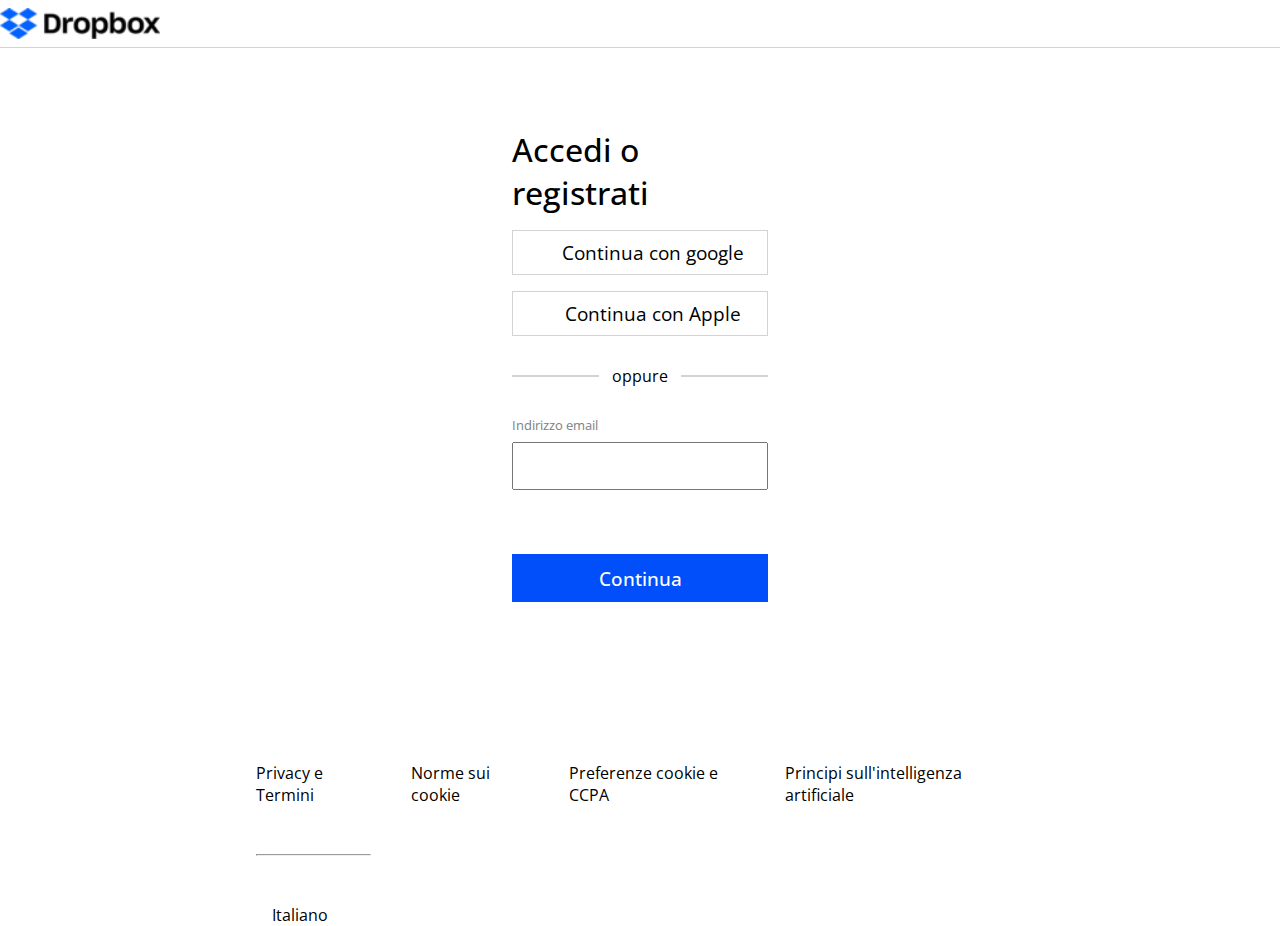
<file: bonus/assets/login.html>
<!DOCTYPE html>
<html lang="en">

<head>
    <meta charset="UTF-8">
    <meta name="viewport" content="width=device-width, initial-scale=1.0">
    <title>login</title>
    <link href="https://fonts.googleapis.com/css2?family=Open+Sans:ital,wght@0,300..800;1,300..800&display=swap"
        rel="stylesheet">
    <link rel="stylesheet" href="https://cdnjs.cloudflare.com/ajax/libs/font-awesome/6.5.1/css/all.min.css"
        integrity="sha512-DTOQO9RWCH3ppGqcWaEA1BIZOC6xxalwEsw9c2QQeAIftl+Vegovlnee1c9QX4TctnWMn13TZye+giMm8e2LwA=="
        crossorigin="anonymous" referrerpolicy="no-referrer" />
    <link rel="stylesheet" href="./css/login-style.css">
</head>

<body>

    <header>
        <div class="container">
            <img src="./img/logo-small.png" alt="">
            <i class="fa-solid fa-globe"></i>
        </div>
    </header>

    <main>
        <div class="container">
            <h1>Accedi o registrati</h1>
            <div class="authenticator">
                <div class="icon">
                    <i class="fa-brands fa-google"></i>
                </div>
                <div class="text">
                    <a href="#">Continua con google</a>
                </div>
            </div>
            <div class="authenticator">
                <div class="icon">
                    <i class="fa-brands fa-apple"></i>
                </div>
                <div class="text">
                    <a href="#">Continua con Apple</a>
                </div>
            </div>
            <div class="hr">
                <div></div>
                <span>oppure</span>
                <div></div>
            </div>
            <div class="mail">
                <div class="address">Indirizzo email</div>
                <input type="text">
            </div>
            <a class="btn" href="#">Continua</a>
        </div>
    </main>

    <footer>
        <div class="foot-container">
            <div class="footer-top">
                <div><a href="#">Privacy e Termini</a></div>
                <div><a href="#">Norme sui cookie</a></div>
                <div><a href="#">Preferenze cookie e CCPA</a></div>
                <div><a href="#">Principi sull'intelligenza artificiale</a></div>
            </div>
            <hr>
            <div class="footer-bottom">
                <i class="fa-solid fa-globe"></i>
                <div>Italiano</div>
                <i class="fa-solid fa-angle-right"></i>
            </div>
        </div>
    </footer>
</body>

</html>
</file>
<file: assets/css/style.css>
* {
    margin: 0;
    padding: 0;
    box-sizing: border-box;
    font-family: "Open Sans", sans-serif;

}

/* color palette */

:root{
    --light-color: white;
    --button-color: rgba(0, 97, 255, 1);
    --jumbo-background: rgba(180, 208, 231, 1);
    --freetrial-title: rgba(97, 8, 43, 1);
}


/* #region utilitis */

li {
    list-style: none;
}

.d-flex {
    display: flex;
}

.small_container {
    width: 50%;
    margin: auto;
}

h2 {
    font-size: 2.3rem;
}

h3 {
    font-size: 1.5rem;
}

button.blue-button {
    border: none;
    background-color: var(--button-color);
    padding: 0.5rem 1rem 0.5rem 1rem;
    color: white;
}
.medium_container {
    width: 60%;
    max-width: 1150px;
    margin: auto;
}

/* #region site_header */

nav>.big_container {
    width: 95vw;
    max-width: 1900px;
    margin: auto;
    display: flex;
}

nav {
    background-color: var(--light-color);
    padding: 1rem 0 1rem 0;
}

 .nav-left {  /*link-left-nav */
    width: 50%;       
    display: flex;
    gap: 2rem;
    align-items: center;
}
nav ul{
    display: flex;
    gap: 2rem;
}


.nav-right {  /*link-right-nav */
    width: 50%;       
    display: flex;
    gap: 2rem;
    justify-content: flex-end;
    align-items: center;
}

header a {
    text-decoration: none;
    color: black;
}
nav button {
    width: 15%;
}
/* #endregion site_header */

/* #region site_main */

/* #region jumbotron */
.jumbotron {        
    background-color: var(--jumbo-background);
    padding-bottom: 0.8rem;
}


.jumbotron h1{
    font-size: 5rem;
    padding-top: 3rem;
    padding-bottom: 2rem;
}

.jumbo-left {
    width: 35%;
    flex-direction: column;
    gap: 1.5rem;
}

.jumbo-right {
    height: 50px;
    width: 65%;
}

.jumbotron button {
    width: 70%;
}

.jumbotron i{
    font-size: 2rem;
    margin-top: 1rem;
}

.jumbotron img{
    width: 45rem;
}
/* #endregion jumbotron */
/* #region plans */
.plans {
    padding: 10rem 0 4rem 0;
}
.choices {
    gap: 2rem;
    padding: 2rem 0 1rem 0;
}
.plans .col-4 {
    width: calc((90% / 12) *4);
    border: 2px solid lightgray;
    font-size: 0.9rem;
}
.plans-cards {
    display: flex;
    justify-content: space-between;
}
.plan-name {
    text-align: center;
    border-bottom: 2px solid lightgray;
    padding:0.3rem;
}
.card {
    display: flex;
    flex-direction: column;
    gap: 1rem;
    padding: 2rem 1rem 2rem 1rem;
    font-size: 0.8rem;
}

.month {
    margin-top: -1rem;
    margin-bottom: 2rem;
    color: gray;
}
.list-card {
    margin-left: 1rem;
}
.list-card div {
    margin-bottom: 1rem;
}
.card .fa-solid{
    margin-left: -1rem;
}
.plans button {
    width: 100%;
    margin: rem 0 1rem 0;
}
.plans hr {
    width: 20%;
    margin: 1rem 0 1rem 0;
}
.fa-check {
    color: var(--button-color);
}
/* #endregion plans */
/* #region enterprise */
.enterprise {
    padding-bottom: 5rem;
}
.enterprise .small_container {
    border: 2px solid lightgray;
    height: 100%;
}
.enterprise .d-flex {
    padding: 1.5rem 0 1.5rem 1.5rem;
}
.enterprise-left {
    width: 70%;
    font-size: 0.9rem;
}
.enterprise strong{
    display: block;
    margin: 1rem 0 2rem 0;
}
.enterprise-right {
width: 30%;
}
.enterprise button {
    width: 90%;
}
/* #endregion enterprise */
/* #region partner */
.partner {
    padding: 5rem 0 5rem 0;
}
.left_partner {
    width: 60%;
    
}
.right_partner {
    width: 40%;
    padding: 0 0 0 2.4rem;
}
.right_partner button {
    background-color: white;
    margin-top: 2rem;
    padding: 0.5rem 0 0.5rem 0;
}
.partner img {
    width: 100%;
}

.partner h3 {
    padding: 2rem 0 1rem 0;
}

/* #endregion partner */
/* #region business */
.business {
    padding: 5rem 0 5rem 0;
}
.business .d-flex{
    flex-wrap: wrap
}
.business .col-4{
    width: calc((96% / 12) *4);
    margin-top: 3rem;
    /* border: 1px solid black;
    height: 600px; */
}
.business .d-flex {
    justify-content: space-between;
}
.business img {
    width: 100%;
}
.business h3 {
    margin-bottom: 2rem;
}
/* #endregion business */
/* #region team */
.team {
    padding: 5rem 0 0rem 0;
}
.team h2 {
    width: 67%;
    margin-bottom: 3rem;
}
.team_block {
    margin-top: 8rem;;
    display: flex;
}
.team_block>div {
    width: 33.33%;
    aspect-ratio: 1;
}
.small_square {
    display: flex;
    flex-wrap: wrap;
}
.small_square div {
    height: 50%;
    width: 50%;
    display: flex;
    align-items: center;
    padding: 3rem;
}
.small_square img {
    width: 100%;
    filter: invert();
}
.designit-small {
    background-color:#a2d39b;
    border: 1rem solid #d1e9cd;
}
.asu {
    background-color: #61082b;
}
.uf {
    background-color: #0093ce;
}
.topps {
    background-color: #ff1c1c;
}
.bicycle {
    background-color: #d5001f;
}
.hearst {
  background-color: #b4d0e7;  
}
.lonely-planet{
    background-color: #0d2481;
}
.clear-channel {
    background-color: #ffd830;
}
.designit {
    background-color: #f5f5f5;
    padding: 2rem;
}
.designit img {
    width: 50%;
    padding-bottom: 2rem;
}
.designit p{
    margin-top: 2rem;
}
.designit hr{
    width: 20%;
    color: lightgrey;
}

/* #endregion team */
/* #region free_trial */
.free-trial {
    background-color: var(--jumbo-background);
    padding: 5rem 0 5rem 0;
}

.free-trial .small_container {
    display: flex;
    justify-content: space-between;
}

.free-trial h2,button {
    width: 50%;
}

.free-trial h2 {
    color: var(--freetrial-title);
}

.free-trial button {
    width: 30%;
    height: 2rem;
    align-self: center;
    border: none;
}
/* #endregion free_trial */
/* #region faq */
.faq {
    padding: 5rem 0 5rem 0;

}

.ask {
    display: flex;
    justify-content: space-between;
    font-weight: bold;
}
.ask div {
    padding: 2rem 2rem 2rem 0rem;
}
/* #endregion faq */
/* #region footer */
footer {
    background-color: black;
}
footer li {
    padding-bottom: 0.5rem;
}
footer a {
    text-decoration: none;
    color: white;
}
.top-footer {
    display: flex;
    justify-content: space-between;
    padding: 5rem 0 5rem 0;
}
.title {
    font-size: 1.3rem;
    font-weight: bold;
}
footer a{
    font-size: 0.8rem;
}
footer hr {
    width: 15%;
    border: 1px solid rgba(211, 211, 211, 0.158);
}
.bottom-footer {
    color: white;
    font-size: 0.8rem;
    font-weight: 100;
    display: flex;
    align-items: center;
    gap: 0.3rem;
    padding: 2rem 0 2rem;
}
/* #endregion footer */
</file>
<file: bonus/assets/css/style.css>
* {
    margin: 0;
    padding: 0;
    box-sizing: border-box;
    font-family: "Open Sans", sans-serif;

}

html {
    scroll-behavior: smooth;
}

/* color palette */

:root {
    --light-color: white;
    --button-color: rgba(0, 97, 255, 1);
    --jumbo-background: rgba(180, 208, 231, 1);
    --freetrial-title: rgba(97, 8, 43, 1);
}


/* #region utilitis */

.dropdown-content {
    display: none;
    position: absolute;
    background-color: white;
    width: 160px;
    box-shadow: 0px 8px 16px 0px rgba(0, 0, 0, 0.2);
    z-index: 1;
}
.dropdown-content a {
    padding: 12px 16px;
    display: block;
}
.dropdown:hover .dropdown-content {
    display: block;
}

li {
    list-style: none;
}

.d-flex {
    display: flex;
}

.small_container {
    width: 50%;
    margin: auto;
}

h2 {
    font-size: 2.3rem;
}

h3 {
    font-size: 1.5rem;
}

button.blue-button {
    border: none;
    background-color: var(--button-color);
    padding: 0.5rem 1rem 0.5rem 1rem;
    color: white;
    opacity: 1;
    transition: all 500ms;
}

.blue-button:hover {
    opacity: 0.75;
}

.medium_container {
    width: 60%;
    max-width: 1150px;
    margin: auto;
}


/* #region site_header */

nav>.big_container {
    width: 95vw;
    max-width: 1900px;
    margin: auto;
    display: flex;
}

nav {
    background-color: var(--light-color);
    /* padding: 1rem 0 1rem 0; */
}

.nav-left {
    /*link-left-nav */
    width: 50%;
    display: flex;
    gap: 2rem;
    align-items: center;
}

nav ul {
    display: flex;
    gap: 2rem;
    padding: 1rem 0 1rem 0;

}

nav a {
    padding: 1rem 0 1rem 0;
}

nav a:hover {
    border-bottom: 3px solid rgb(0, 0, 188);
}

.nav-right {
    /*link-right-nav */
    width: 50%;
    display: flex;
    gap: 2rem;
    justify-content: flex-end;
    align-items: center;
}

header a {
    text-decoration: none;
    color: black;
}

nav button {
    width: 15%;
}

#login {
    color: white;

}

/* #endregion site_header */

/* #region site_main */

/* #region jumbotron */
.jumbotron {
    background-color: var(--jumbo-background);
    padding-bottom: 0.8rem;
}


.jumbotron h1 {
    font-size: 5rem;
    padding-top: 3rem;
    padding-bottom: 2rem;
}

.jumbo-left {
    width: 35%;
    flex-direction: column;
    gap: 1.5rem;
}

.jumbo-right {
    height: 50px;
    width: 65%;
}

.jumbotron button {
    width: 70%;
}

.jumbotron i {
    font-size: 2rem;
    margin-top: 1rem;
    color: black;

}

.jumbotron img {
    width: 45rem;
}

/* #endregion jumbotron */
/* #region plans */
.plans {
    padding: 10rem 0 4rem 0;
}

.choices {
    gap: 2rem;
    padding: 2rem 0 1rem 0;
}

.plans .col-4 {
    width: calc((90% / 12) *4);
    border: 2px solid lightgray;
    font-size: 0.9rem;
}

.plans-cards {
    display: flex;
    justify-content: space-between;
}

.plan-name {
    text-align: center;
    border-bottom: 2px solid lightgray;
    padding: 0.3rem;
}

.card {
    display: flex;
    flex-direction: column;
    gap: 1rem;
    padding: 2rem 1rem 2rem 1rem;
    font-size: 0.8rem;
}

.month {
    margin-top: -1rem;
    margin-bottom: 2rem;
    color: gray;
}

.list-card {
    margin-left: 1rem;
}

.list-card div {
    margin-bottom: 1rem;
}

.card .fa-solid {
    margin-left: -1rem;
}

.plans button {
    width: 100%;
    margin: rem 0 1rem 0;
}

.plans hr {
    width: 20%;
    margin: 1rem 0 1rem 0;
}

.fa-check {
    color: var(--button-color);
}

/* #endregion plans */
/* #region enterprise */
.enterprise {
    padding-bottom: 5rem;
}

.enterprise .small_container {
    border: 2px solid lightgray;
    height: 100%;
}

.enterprise .d-flex {
    padding: 1.5rem 0 1.5rem 1.5rem;
}

.enterprise-left {
    width: 70%;
    font-size: 0.9rem;
}

.enterprise strong {
    display: block;
    margin: 1rem 0 2rem 0;
}

.enterprise-right {
    width: 30%;
}

.enterprise button {
    width: 90%;
}

/* #endregion enterprise */
/* #region partner */
.partner {
    padding: 5rem 0 5rem 0;
}

.left_partner {
    width: 60%;

}

.right_partner {
    width: 40%;
    padding: 0 0 0 2.4rem;
}

.right_partner button {
    background-color: white;
    margin-top: 2rem;
    padding: 0.5rem 0 0.5rem 0;
}

.partner img {
    width: 100%;
}

.partner h3 {
    padding: 2rem 0 1rem 0;
}

/* #endregion partner */
/* #region business */
.business {
    padding: 5rem 0 5rem 0;
}

.business .d-flex {
    flex-wrap: wrap
}

.business .col-4 {
    width: calc((96% / 12) *4);
    margin-top: 3rem;
    /* border: 1px solid black;
    height: 600px; */
}

.business .d-flex {
    justify-content: space-between;
}

.business img {
    width: 100%;
}

.business h3 {
    margin-bottom: 2rem;
}

/* #endregion business */
/* #region team */
.team {
    padding: 5rem 0 0rem 0;
}

.team h2 {
    width: 67%;
    margin-bottom: 3rem;
}

.team_block {
    margin-top: 8rem;
    ;
    display: flex;
}

.team_block>div {
    width: 33.33%;
    aspect-ratio: 1;
}

.small_square {
    display: flex;
    flex-wrap: wrap;
}

.small_square div {
    height: 50%;
    width: 50%;
    display: flex;
    align-items: center;
    padding: 3rem;
}

.small_square img {
    width: 100%;
    filter: invert();
}

.designit-small {
    background-color: #a2d39b;
    border: 1rem solid #d1e9cd;
}

.asu {
    background-color: #61082b;
}

.uf {
    background-color: #0093ce;
}

.topps {
    background-color: #ff1c1c;
}

.bicycle {
    background-color: #d5001f;
}

.hearst {
    background-color: #b4d0e7;
}

.lonely-planet {
    background-color: #0d2481;
}

.clear-channel {
    background-color: #ffd830;
}

.designit {
    background-color: #f5f5f5;
    padding: 2rem;
}

.designit img {
    width: 50%;
    padding-bottom: 2rem;
}

.designit p {
    margin-top: 2rem;
}

.designit hr {
    width: 20%;
    color: lightgrey;
}

/* #endregion team */
/* #region free_trial */
.free-trial {
    background-color: var(--jumbo-background);
    padding: 5rem 0 5rem 0;
}

.free-trial .small_container {
    display: flex;
    justify-content: space-between;
}

.free-trial h2,
button {
    width: 50%;
}

.free-trial h2 {
    color: var(--freetrial-title);
}

.free-trial button {
    width: 30%;
    height: 2rem;
    align-self: center;
    border: none;
}

/* #endregion free_trial */
/* #region faq */
.faq {
    padding: 5rem 0 5rem 0;

}

.ask {
    display: flex;
    justify-content: space-between;
    font-weight: bold;
}

.ask div {
    padding: 2rem 2rem 2rem 0rem;
}

/* #endregion faq */
/* #region footer */
footer {
    background-color: black;
}

footer li {
    padding-bottom: 0.5rem;
}

footer a {
    text-decoration: none;
    color: white;
}

.top-footer {
    display: flex;
    justify-content: space-between;
    padding: 5rem 0 5rem 0;
}

.title {
    font-size: 1.3rem;
    font-weight: bold;
}

footer a {
    font-size: 0.8rem;
}

footer hr {
    width: 15%;
    border: 1px solid rgba(211, 211, 211, 0.158);
}

.bottom-footer {
    color: white;
    font-size: 0.8rem;
    font-weight: 100;
    display: flex;
    align-items: center;
    gap: 0.3rem;
    padding: 2rem 0 2rem;
}

/* #endregion footer */
</file>
<file: bonus/assets/css/login-style.css>
*{
    margin: 0;
    padding: 0;
    box-sizing: border-box;
    font-family: "Open Sans", sans-serif;

}
header img{
    width: 10rem;
}

header .container{
    display: flex;
    align-items: center;
    justify-content: space-between;
    padding: 0.5rem 1.5rem 0.5rem 0;
    border-bottom: 1px solid lightgrey;
}

main .container {
    gap: 1rem;

    padding-top: 5rem;
    width: 20%;
    margin: auto;
    display: flex;
    flex-direction: column;
    /* align-content: center; */   
}

h1 {
    font-weight: 500;
}

a {
    color: black;
    text-decoration: none;
}

.authenticator {
    border: 1px solid lightgray;
    width: 100%;
    color: black;
    text-decoration: none;
    display: flex;
    padding: 0.5rem 0;
}

.icon {
    width: 10%;
    text-align: center;
    font-size: 1.2rem;
}
.text {
    width: 90%;
    text-align: center;
    font-size: 1.2rem;

}

.hr {
    display: flex;
    align-items: center;
}

.hr div {
    border: 1px solid lightgrey;
    flex-grow: 1;
}

.hr span {
    display: block;
    padding: 0.8rem;
}

.address {
    font-size: 0.8rem;
    color: grey;
}

input {
    margin-top: 0.5rem;
    width: 100%;
    height: 3rem;
}

.btn {
    width: 100%;
    height: 3rem;
    color: white;
    background-color: rgb(0, 79, 251);
    margin-top: 3rem;
    display: flex;
    align-items: center;
    justify-content: center;
    font-size: 1.2rem;
    font-weight: 500;
}

footer {
    margin-top: 10rem;
}

.foot-container {
    width: 60%;
    margin: auto;
}
.footer-top {
    display: flex;
    gap: 2rem;
}
footer hr{
    width: 15%;
    margin: 3rem 0;
}
.footer-bottom{
    display: flex;
    gap: 1rem;
    align-items: center;
}
</file>
